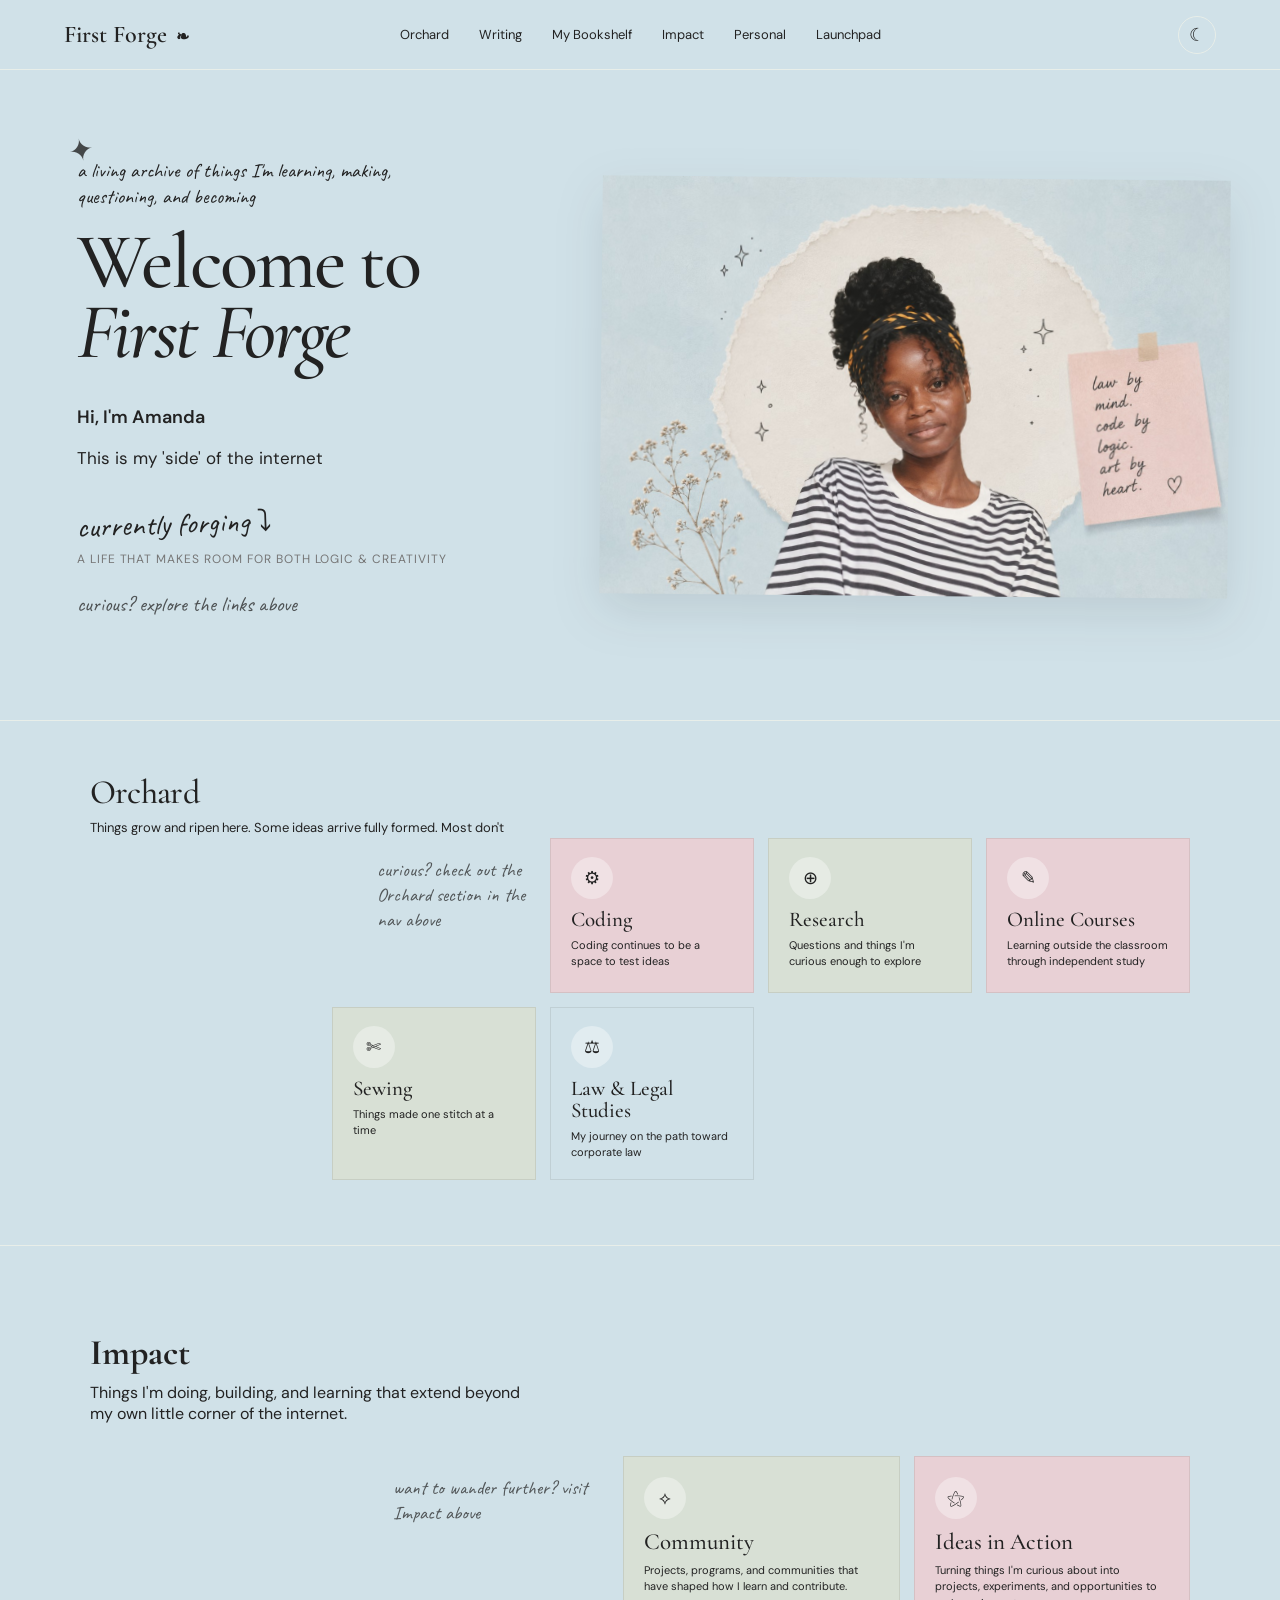
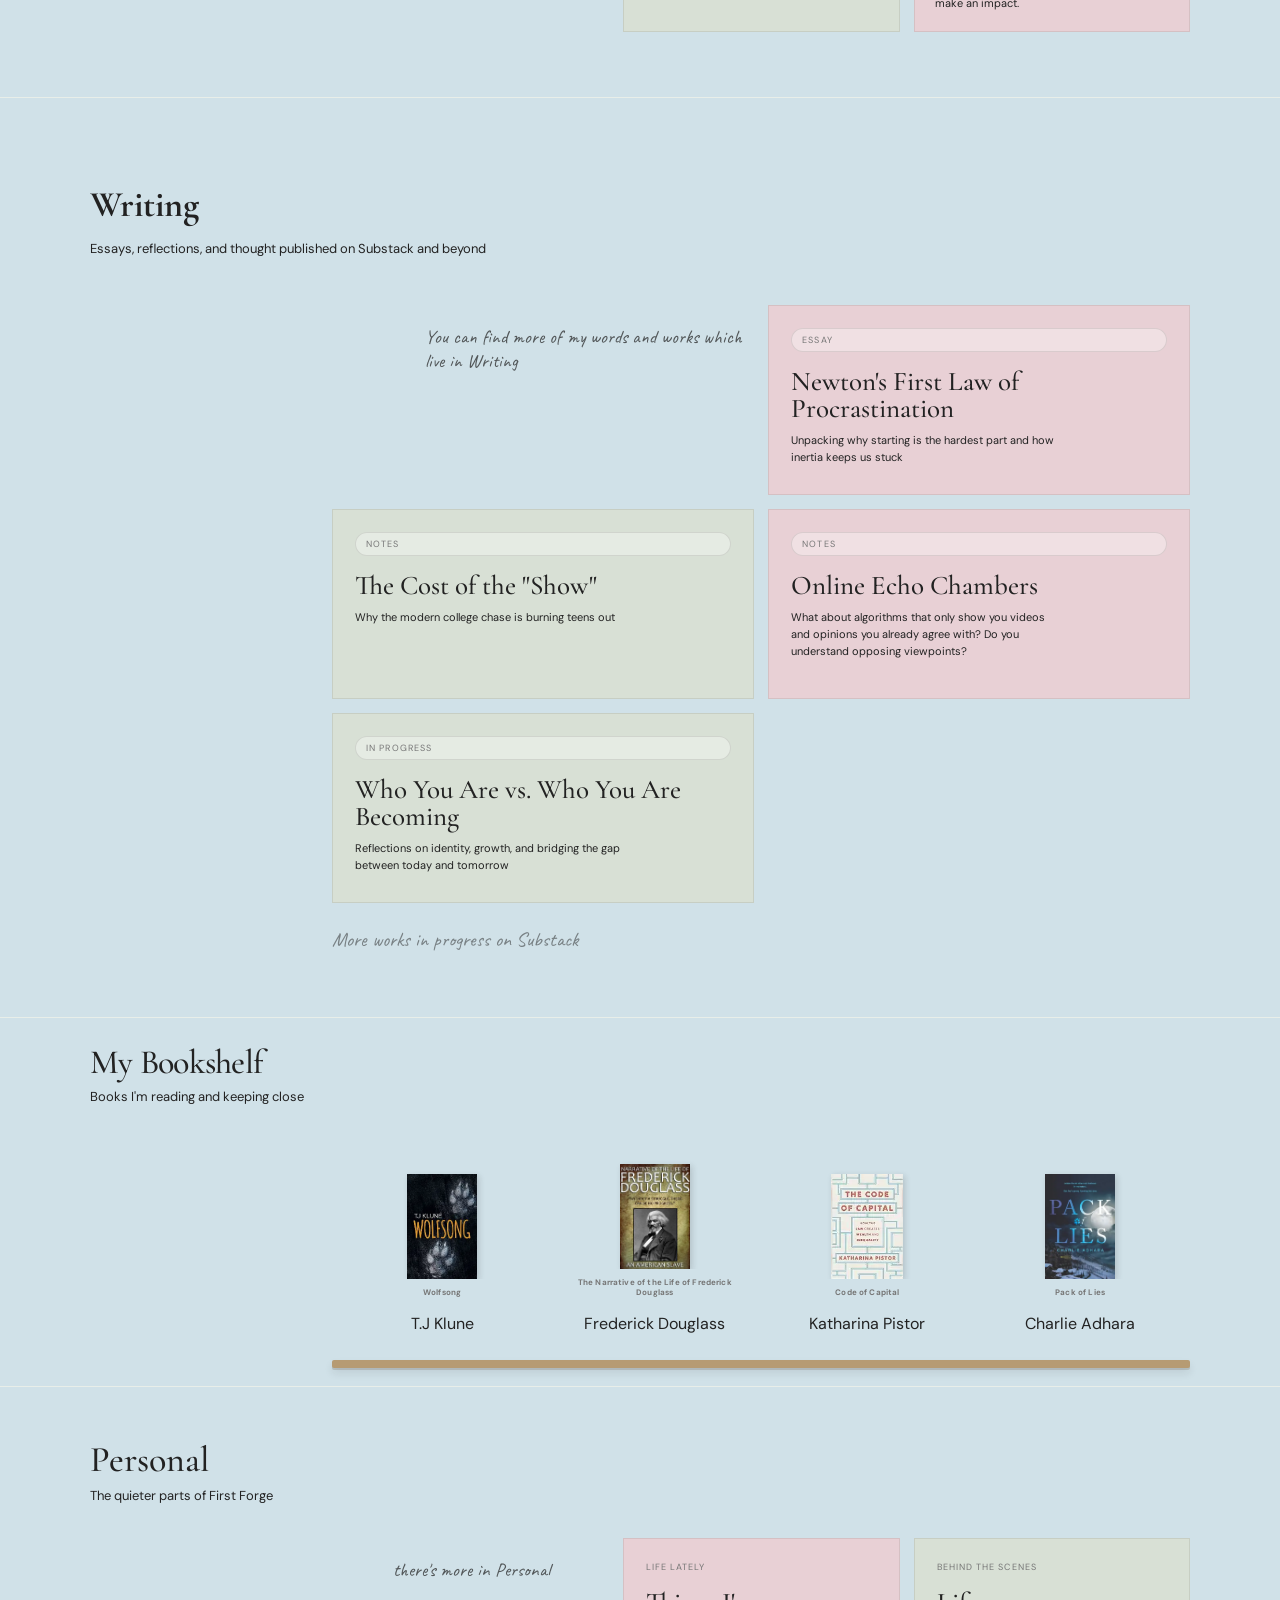
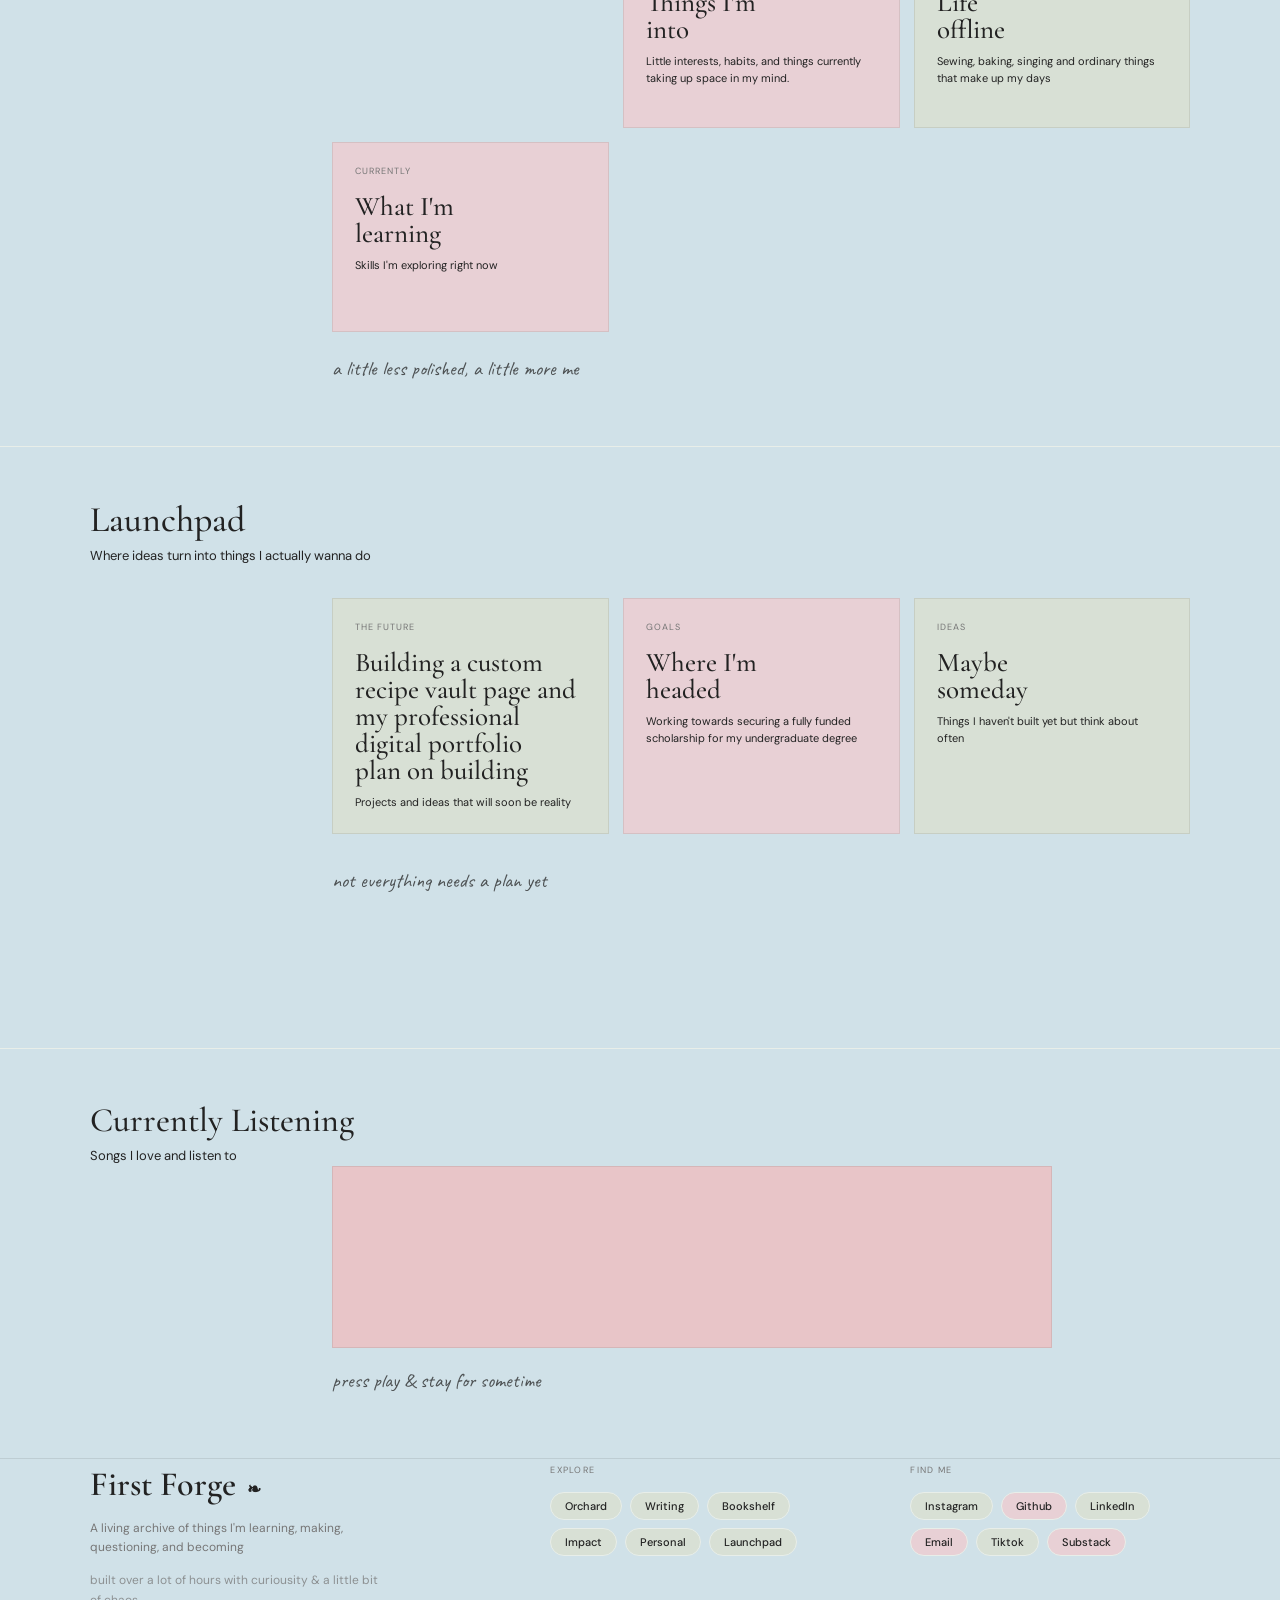
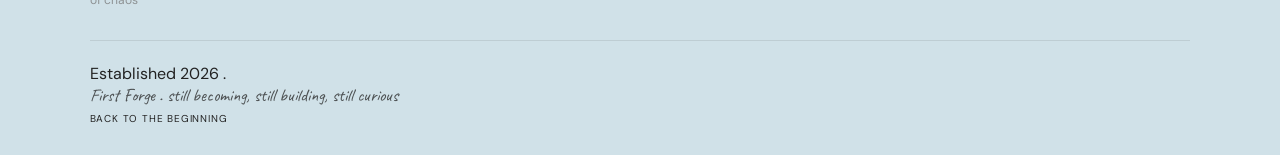
<file: index.html>
<!DOCTYPE html>
<html lang="en">
<head>
    <meta charset="UTF-8">
    <meta name="viewport" content="width=device-width, initial-scale=1.0">
    <title>First Forge - Amanda</title>
    
    <link rel="preconnect" href="https://fonts.googleapis.com">
    <link rel="preconnect"href="https://fonts.gstatic.com" crossorigin>
    <link href="https://fonts.googleapis.com/css2?family=Caveat:wght@400;500;600&family=Cormorant+Garamond:wght@400;500;600;700&family=DM+Sans:wght@400;500;600&family=Lora:ital,wght@0,400;0,500;1,400&display=swap" rel="stylesheet">
    
    <link rel="stylesheet" href="style.css">
</head>
<body class="home-page">

    <header class="site-header">
        <a href="#" class="logo" data-section="home">
            First Forge <span>❧</span>
        </a>

        <nav class="navigation">
            <a href="orchard.html">Orchard</a>
            <a href="writing.html">Writing</a>
            <a href="mybookshelf.html">My Bookshelf</a>
            <a href="impact.html">Impact</a>
            <a href="personal.html">Personal</a>
            <a href="launchpad.html">Launchpad</a>
        </nav>

        <button class="theme-toggle" id="theme-toggle" aria-label="Switch to dark mode">☾</button>
    </header>

    <main>
        <section class="hero page-section active" id="home">
           
            <div class="hero-content">
                    <span class="hero-star">✦</span>

                    <p class="hero-note">
                        a living archive of things I'm learning,
                        making, questioning, and becoming
                    </p>

                    <h1>
                        Welcome to <span>First Forge</span>
                    </h1>

                    <p class="intro">
                        Hi, I'm Amanda
                    </p>
                    

                    <p class="hero-description">
                        This is my 'side' of the internet
                    </p>

                    <p class="handwritten">currently forging ⤵ </p>  
                    <p class="forge-note"> a life that makes room for both logic &amp; creativity</p>
            
                         <p class="explore-note">
                            curious? explore the links above
                         </p>

                         </div>
                         
                         <div class="hero-visual">
                            <img 
                            src="assets/hero-image.png"
                            alt="Amanda"
                            class="hero-image">
            </div>
        </section>
        
        <section class="home-orchard">
                <div class="orchard-intro">
                    <div class="orchard-heading">
                    <h2>Orchard</h2>
        <p>Things grow and ripen here. Some ideas arrive fully formed. Most don't</p>
    </div>
    </div>

<div class="orchard-preview-grid">
<p class="section-nav-note">curious? check out the Orchard section in the nav above</p>

    <article class="orchard-preview-card card-coding">
        <div class="card-icon">⚙</div>
        <h3>Coding</h3>
        <p>Coding continues to be a space to test ideas</p>
    </article>

    <article class="orchard-preview-card card-research">
        <div class="card-icon">⊕</div>
        <h3>Research</h3>
        <p>Questions and things I'm curious enough to explore</p>
    </article>

    <article class="orchard-preview-card card-courses">
        <div class="card-icon">✎</div>
        <h3>Online Courses</h3>
        <p>
            Learning outside the classroom through independent study
        </p>
    </article>

    <article class="orchard-preview-card card-sewing">
        <div class="card-icon">✄</div>
        <h3>Sewing</h3>
        <p>Things made one stitch at a time</p>
    </article>

    <article class="orchard-preview-card card-law">
        <div class="card-icon">⚖</div>
        <h3>Law &amp; Legal Studies</h3>
        <p>My journey on the path toward corporate law</p>
    </article>
</div>
</section>

<section class="home-impact">
    <div class="impact-intro">
        <div class="impact-heading">
            <h2>Impact</h2>
            <p>
                Things I'm doing, building, and learning that
                extend beyond my own little corner of the internet.
            </p>
        </div>
    </div>

    <div class="impact-preview-grid">
        <p class="section-nav-note">want to wander further? visit Impact above</p>

        <article class="impact-preview-card">
            <div class="impact-icon">⟡</div>
            <h3>Community</h3>
            <p>
                Projects, programs, and communities that have
                shaped how I learn and contribute.
            </p>
        </article>

        <article class="impact-preview-card">
            <div class="impact-icon">⚝</div>
            <h3>Ideas in Action</h3>
            <p>
                Turning things I'm curious about into projects,
                experiments, and opportunities to make an impact.
            </p>
        </article>
    </div>
    </section>

    <section class="home-writing">
        <div class="writing-intro">
            <div class="writing-heading">
            <h2>Writing</h2>
            <p>Essays, reflections, and thought published on Substack and beyond</p>
        </div>
        </div>

        <div class="writing-preview">
            <p class="section-nav-note">
                You can find more of my words and works which live in Writing
            </p>
        <article class="writing-preview-card">
            <span class="writing-type">ESSAY</span>
            <h3>Newton's First Law of Procrastination</h3>
            <p>Unpacking why starting is the hardest part and how inertia keeps us stuck</p>
        </article>

        <article class="writing-preview-card">
            <span class="writing-type">NOTES</span>
            <h3>The Cost of the "Show"</h3>
            <p>Why the modern college chase is burning teens out</p>
        </article>

        <article class="writing-preview-card">
            <span class="writing-type">NOTES</span>
            <h3>Online Echo Chambers</h3>
            <p>What about algorithms that only show you videos and opinions you already agree with? Do you understand opposing viewpoints?</p>
        </article>

        <article class="writing-preview-card">
            <span class="writing-type">IN PROGRESS</span>
            <h3>Who You Are vs. Who You Are Becoming</h3>
            <p>Reflections on identity, growth, and bridging the gap between today and tomorrow</p>
        </article>
        </div>

    <p class="writing-note">
        More works in progress on Substack
    </p>
</section>

<section class="home-bookshelf">
    <div class="bookshelf-intro">

        <div class="bookshelf-heading">
            <h2>My Bookshelf</h2>
            <p>
                Books I'm reading and keeping close
            </p>
        </div>
    </div>

    <div class="bookshelf-display">
        <div class="bookshelf-books">
            <article class="book-card">
                <div class="book-cover">
                    <img src="assets/wolfsong.png" alt="Wolfsong by T.J Klune">
                </div>

                <div class="book-note">
                    <h3>Wolfsong</h3>
                    <p>T.J Klune</p>
                </div>
            </article>

            <article class="book-card">
                <div class="book-cover">
                    <img src="assets/the-narrative-of-frederick-douglass.png" alt="Frederick Douglass">
                </div>

                <div class="book-note">
                    <h3>The Narrative of the Life of Frederick Douglass</h3>
                    <p>Frederick Douglass</p>
                </div>
            </article>

            <article class="book-card">
                <div class="book-cover">
                    <img src="assets/code-of-capital.png" alt="code of capital">
                </div>

                <div class="book-note">
                    <h3>Code of Capital</h3>
                    <p>Katharina Pistor</p>
                </div>
            </article>

            <article class="book-card">
                <div class="book-cover">
                    <img src="assets/pack-of-lies.png" alt="Pack of lies">
                </div>

                <div class="book-note">
                    <h3>Pack of Lies</h3>
                    <p>Charlie Adhara</p>
                </div>
            </article>
        </div>
    </div>
</section>

<section class="home-personal">
    <div class="personal-intro">

        <div class="personal-heading">
            <h2>Personal</h2>
            <p>
                The quieter parts of First Forge
            </p>
        </div>
    </div>

    <div class="personal-preview">
        <p class="section-nav-note">
            there's more in Personal
        </p>
        <article class="personal-preview-card">
            <span class="personal-label">LIFE LATELY</span>
            <h3>Things I'm<br>into</h3>

            <p>Little interests, habits, and things currently taking
                up space in my mind.
            </p>
        </article>

        <article class="personal-preview-card">
            <span class="personal-label">BEHIND THE SCENES</span>
            <h3>Life<br>offline</h3>

            <p>
                Sewing, baking, singing and ordinary things that make up my days
            </p>
        </article>

        <article class="personal-preview-card">
            <span class="personal-label">CURRENTLY</span>
            <h3>What I'm<br>learning</h3>

            <p>Skills I'm exploring right now</p>
        </article>

        </div>
        <p class="personal-note">
            a little less polished, a little more me
        </p>
    </section>

<section class="home-launchpad">
    <div class="launchpad-intro">
        <div class="launchpad-heading">
            <h2>Launchpad</h2>
            <p>
                Where ideas turn into things I actually wanna do
            </p>
        </div>
    </div>

    <div class="launchpad-preview">
        <article class="launchpad-preview-card">
            <span class="launchpad-label">THE FUTURE</span>
            <h3>Building a custom recipe vault page and my professional digital portfolio<br>plan on building</h3>

            <p>Projects and ideas that will soon be reality
            </p>
        </article>

        <article class="launchpad-preview-card">
            <span class="launchpad-label">GOALS</span>
            <h3>Where I'm<br>headed</h3>
            <p>
                Working towards securing a fully funded scholarship for my undergraduate degree
            </p>
        </article>

        <article class="launchpad-preview-card">
            <span class="launchpad-label">IDEAS</span>
            <h3>Maybe<br>someday</h3>
            <p>Things I haven't built yet but think about often</p>
        </article>

        </div>
        <p class="launchpad-note">
            not everything needs a plan yet
        </p>
    </section>

    <section class="home-listening">
       <div class="listening-heading">
        <h2>Currently Listening</h2>
        <p>Songs I love and listen to</p>
       </div>

        <div class="spotify-player">
            <iframe src="https://open.spotify.com/embed/playlist/53hR78uEsa4N02iKjERdUa?utm_source=generator&si=5cdb3fdf7288445a" width="100%" height="152" frameBorder="0" allowfullscreen="" allow="autoplay; clipboard-write; encrypted-media; fullscreen; picture-in-picture" loading="lazy"></iframe>
        </div>

        <p class="listening-note">
            press play &amp; stay for sometime
        </p>
    </section>
</main>

    <footer class="site-footer">
        <div class="footer-main">
            <div class="footer-brand">
                <a href="#" class="footer-logo" data-section="home">
                    First Forge <span>❧</span>
                </a>

                <p>A living archive of things I'm learning, making, questioning, 
                    and becoming
                </p>

                <p class="footer-handwritten">
                built over a lot of hours with curiousity &amp; a little bit of chaos
            </p>
            </div>

            <div class="footer-links">
                <div class="footer-column">
                    <span class="footer-label">EXPLORE</span>
        
            <nav class="footer-navigation"> 
                <a href="orchard.html">Orchard</a> 
                <a href="writing.html">Writing</a> 
                <a href="mybookshelf.html">Bookshelf</a> 
                <a href="impact.html">Impact</a> 
                <a href="personal.html">Personal</a>
                <a href="launchpad.html">Launchpad</a> 
            </nav>
        </div>
        <div class="footer-column">
            <span class="footer-label">FIND ME</span>
            <nav class="footer-socials">
                <a href="https://www.instagram.com/amy74012?igsi=dDlhajNseTZkb3Fk" target="_blank" rel="noopener noreferrer">Instagram</a>
                <a href="https://github.com/Amanda101322" target="_blank" rel="noopener noreferrer">Github</a>
                <a href="https://www.linkedin.com/in/amanda-edet-337329401/" target="_blank" rel="noopener noreferrer">LinkedIn</a>
                <a href="mailto:edetamanda841@gmail.com" target="_blank" rel="noopener noreferrer">Email</a>
                <a href="https://www.tiktok.com/@cutie._.amy3?_r=1&_t=ZS-9896tM3rSbd" target="_blank" rel="noopener noreferrer">Tiktok</a>
                <a href="https://substack.com/@thewanderingmind964464" target="_blank" rel="noopener noreferrer">Substack</a>
            </nav>
        </div>
        </div>
        </div>

        <div class="footer-bottom">
            <div class="footer-established">
                <span>Established 2026</span>
                <span>.</span>
            <p>First Forge . still becoming, still building, still curious</p>

            <a href="#" class="footer-top" data-section="home">Back to the beginning</a>
        </div>
    </footer>
                  
    <script src="script.js"></script>

</body>
</html>
</file>
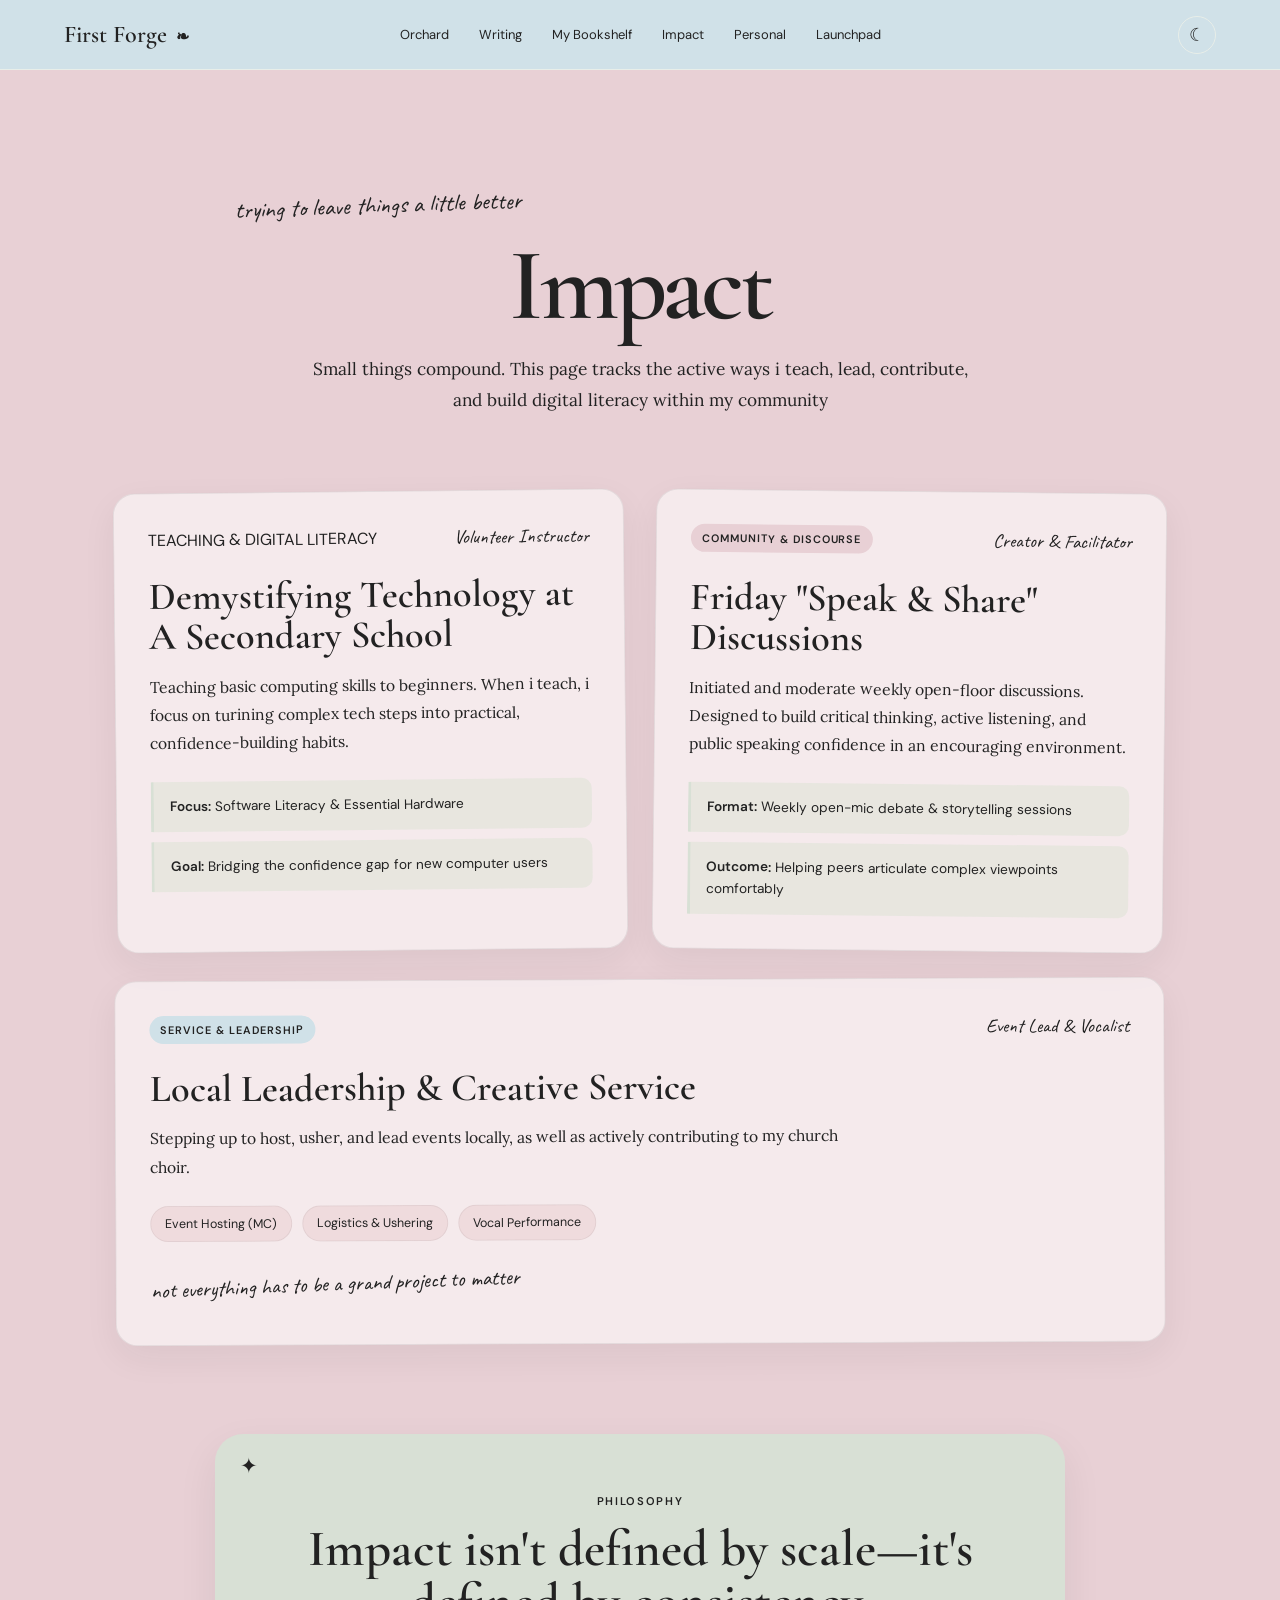
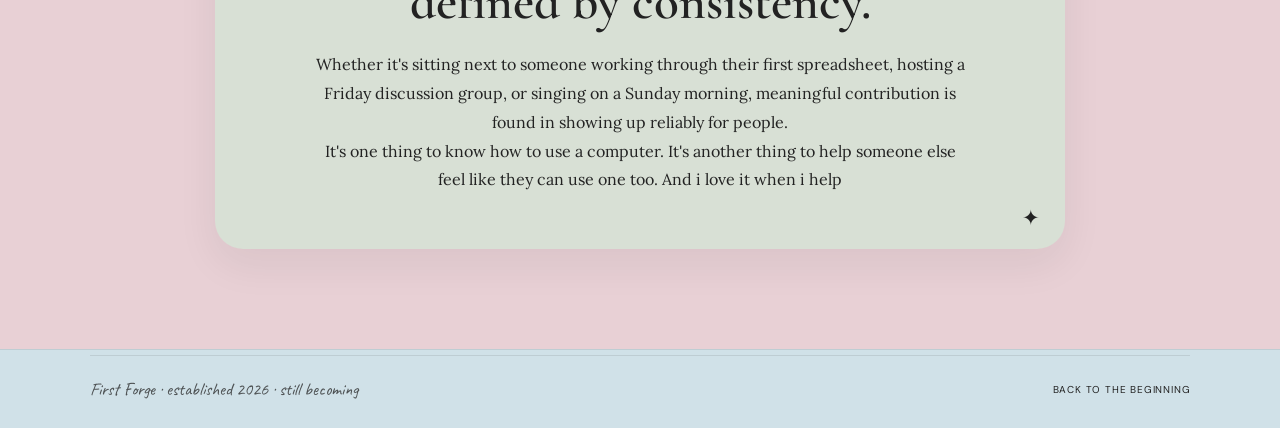
<file: impact.html>
<!DOCTYPE html>
<html lang="en">
<head>

    <meta charset="UTF-8">
    <meta name="viewport" content="width=device-width, initial-scale=1.0">
    <title>Impact — First Forge</title>
    <link rel="preconnect" href="https://fonts.googleapis.com">
    <link rel="preconnect" href="https://fonts.gstatic.com" crossorigin>
    <link
        href="https://fonts.googleapis.com/css2?family=Caveat:wght@400;500;600&family=Cormorant+Garamond:wght@400;500;600;700&family=DM+Sans:wght@400;500;600&family=Lora:ital,wght@0,400;0,500;1,400&display=swap"
        rel="stylesheet"
 >
    <link rel="stylesheet" href="style.css">

</head>
<body class="impact-page">
<header class="site-header">
    <a href="index.html" class="logo">
        First Forge <span>❧</span>
    </a>

    <nav class="navigation">
        <a href="orchard.html">Orchard</a>
        <a href="writing.html">Writing</a>
        <a href="mybookshelf.html">My Bookshelf</a>
        <a href="impact.html">Impact</a>
        <a href="personal.html">Personal</a>
        <a href="launchpad.html">Launchpad</a>
    </nav>
    <button class="theme-toggle" id="theme-toggle" aria-label="Switch to dark mode">☾</button>
</header>

<main class="inner-page">
    <section class="page-hero">
        <p class="handwritten">
            trying to leave things a little better
        </p>
        <h1>
            Impact
        </h1>
        <p class="page-intro">
            Small things compound. This page tracks the active ways i teach, lead, contribute, and build digital literacy within my community
        </p>
    </section>

    <section class="impact-story">
        <article class="impact-card">
            <div class="card-header">
            <span>
                TEACHING &amp; DIGITAL LITERACY</span>
                <span class="impact-role">Volunteer Instructor</span>
            </div>
            <h2>
                Demystifying Technology at A Secondary School
            </h2>
            <p>
                Teaching basic computing skills to beginners. When i teach, i focus on turining complex tech steps into practical, confidence-building habits.
            </p>
            <div class="impact-highlights">
                <div class="highlight-item">
                    <strong>Focus:</strong> Software Literacy &amp; Essential Hardware
                </div>
                <div class="highlight-item">
                    <strong>Goal:</strong> Bridging the confidence gap for new computer users
                </div>
            </div>
        </article>

        <article class="impact-card">
            <div class="card-header">
                <span class="impact-tag">COMMUNITY &amp; DISCOURSE</span>
                <span class="impact-role">Creator &amp; Facilitator</span>
            </div>
            <h2>Friday "Speak &amp; Share" Discussions</h2>
            <p>
                Initiated and moderate weekly open-floor discussions. Designed to build critical thinking,
                active listening, and public speaking confidence in an encouraging environment.
            </p>
            <div class="impact-highlights">
                <div class="highlight-item">
                    <strong>Format:</strong> Weekly open-mic debate &amp; storytelling sessions
                </div>
                <div class="highlight-item">
                    <strong>Outcome:</strong> Helping peers articulate complex viewpoints comfortably
                </div>
            </div>
        </article>

        <article class="impact-card">
            <div class="card-header">
                <span class="impact-tag">SERVICE &amp; LEADERSHIP</span>
                <span class="impact-role">Event Lead &amp; Vocalist</span>
            </div>

            <h2>Local Leadership &amp; Creative Service</h2>

            <p>
                Stepping up to host, usher, and lead events locally, as well as actively contributing to my church choir.
            </p>

            <div class="impact-tags-list">
                <span>Event Hosting (MC)</span>
                <span>Logistics &amp; Ushering</span>
                <span>Vocal Performance</span>
            </div>

            <p class="handwritten">not everything has to be a grand project to matter</p>
        </article>
    </section>

    <section class="impact-note">
        <span class="note-label">PHILOSOPHY</span>
        <h2>Impact isn't defined by scale—it's defined by consistency.</h2>
        <p>
            Whether it's sitting next to someone working through their first spreadsheet, hosting a Friday discussion group, or singing on a Sunday morning, meaningful contribution is found in showing up reliably for people.
        </p>
            <p>
                It's one thing to know how to use a computer.
                It's another thing to help someone else feel like
                they can use one too. And i love it when i help
            </p>
    </section>
</main>
<footer class="site-footer">
    <div class="footer-bottom">
        <p>
            First Forge · established 2026 · still becoming
        </p>
        <a href="#" class="footer-top">
            Back to the beginning
        </a>
    </div>
</footer>

<script src="script.js"></script>

</body>
</html>
</file>
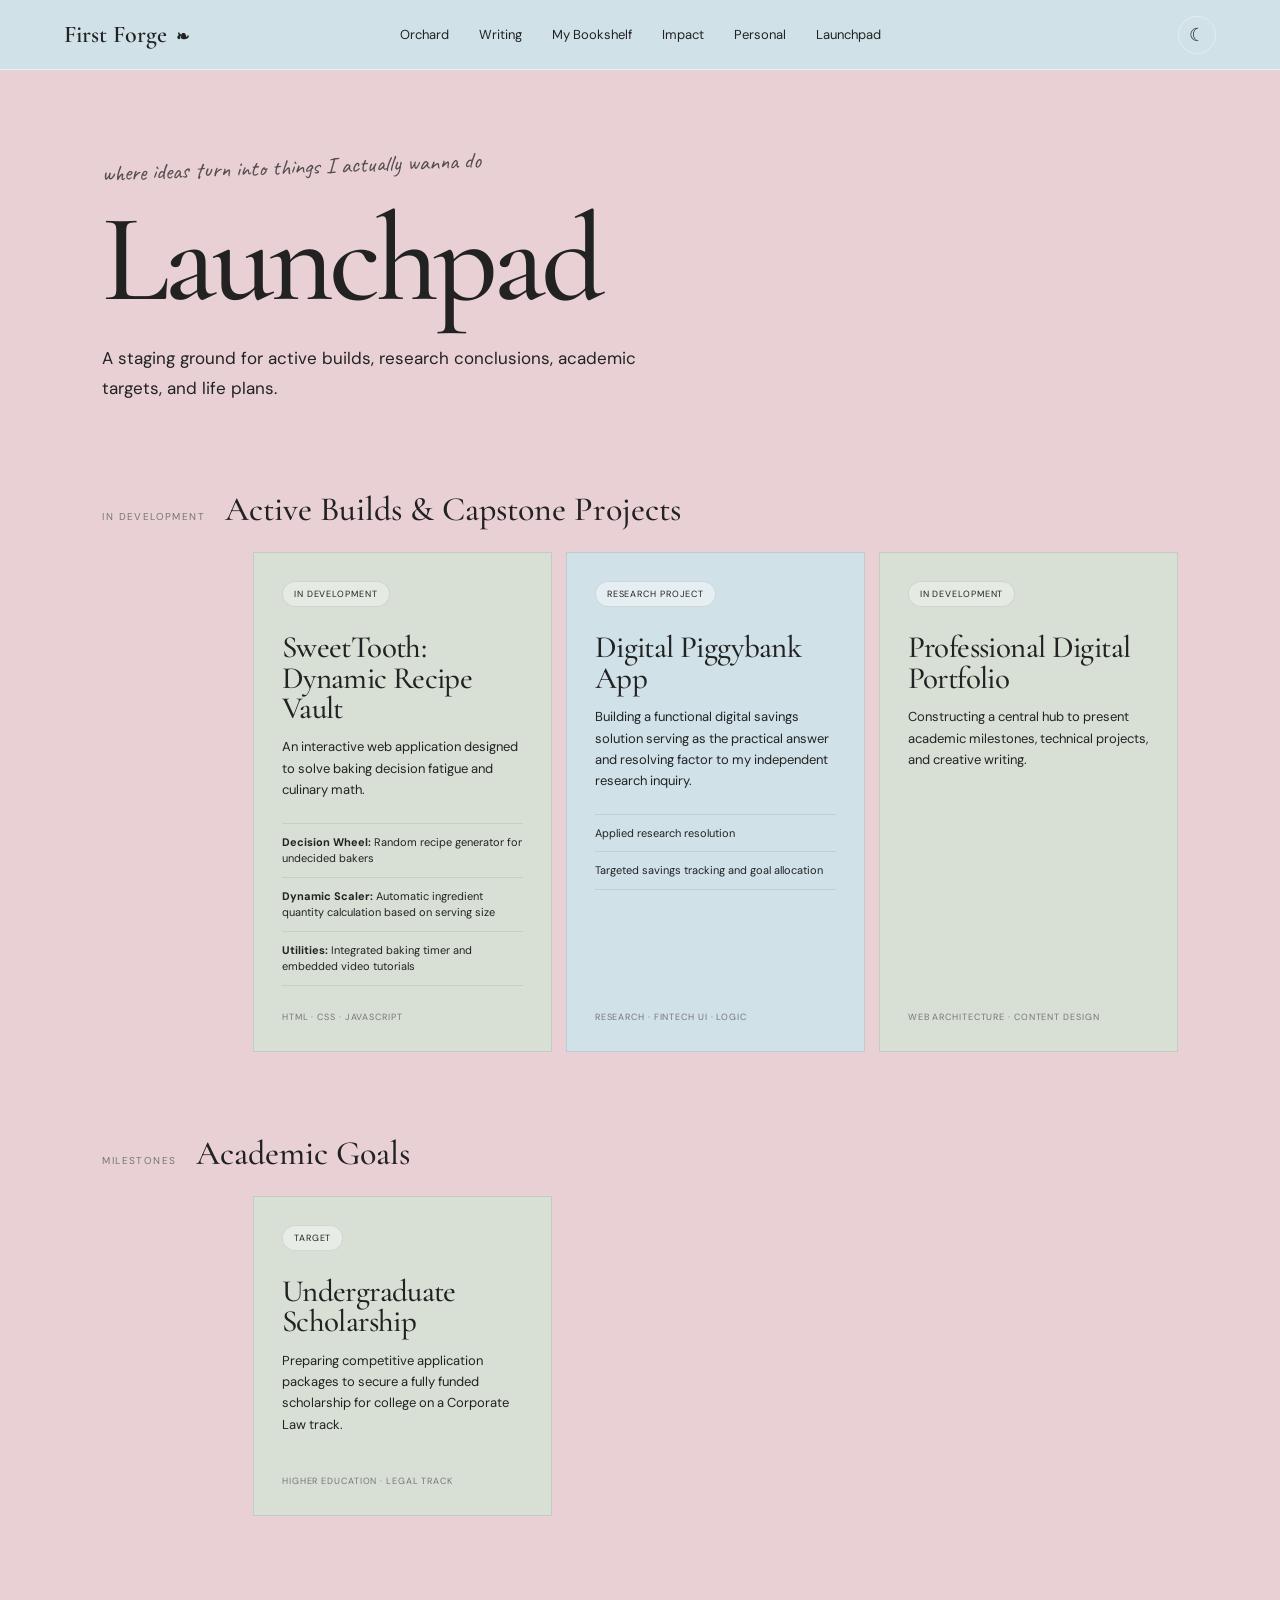
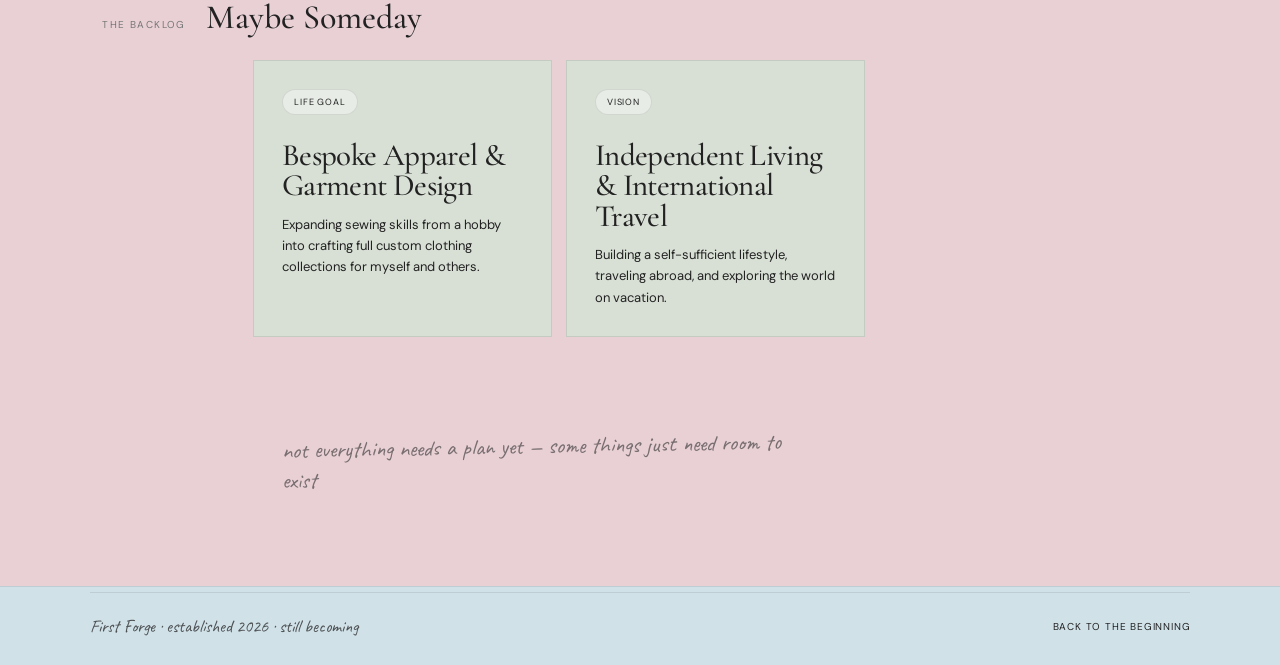
<file: launchpad.html>
<!DOCTYPE html>
<html lang="en">
<head>
    <meta charset="UTF-8">
    <meta name="viewport" content="width=device-width, initial-scale=1.0">
    <title>Launchpad — First Forge</title>
    <link rel="preconnect" href="https://fonts.googleapis.com">
    <link rel="preconnect" href="https://fonts.gstatic.com" crossorigin>
    <link href="https://fonts.googleapis.com/css2?family=Caveat:wght@400;500;600&family=Cormorant+Garamond:wght@400;500;600;700&family=DM+Sans:wght@400;500;600&family=Lora:ital,wght@0,400;0,500;1,400&display=swap" rel="stylesheet">
    <link rel="stylesheet" href="style.css">
</head>
<body class="launchpad-page">

<header class="site-header">
    <a href="index.html" class="logo">
        First Forge <span>❧</span>
    </a>

    <nav class="navigation">
        <a href="orchard.html">Orchard</a>
        <a href="writing.html">Writing</a>
        <a href="mybookshelf.html">My Bookshelf</a>
        <a href="impact.html">Impact</a>
        <a href="personal.html">Personal</a>
        <a href="launchpad.html" class="active">Launchpad</a>
    </nav>

    <button class="theme-toggle" id="theme-toggle" aria-label="Switch to dark mode">☾</button>
</header>

<main class="inner-page">

    <section class="page-hero">
        <p class="handwritten">where ideas turn into things I actually wanna do</p>
        <h1>Launchpad</h1>
        <p class="page-intro">
            A staging ground for active builds, research conclusions, academic targets, and life plans.
        </p>
    </section>

    <section class="launchpad-group">
        <div class="group-header">
            <span class="group-tag">IN DEVELOPMENT</span>
            <h2>Active Builds &amp; Capstone Projects</h2>
        </div>

        <div class="launchpad-cards">

            <article class="launchpad-card">
                <div class="card-status active-build">In Development</div>
                <h3>SweetTooth: Dynamic Recipe Vault</h3>
                <p>An interactive web application designed to solve baking decision fatigue and culinary math.</p>
                
                <ul class="feature-list">
                    <li><strong>Decision Wheel:</strong> Random recipe generator for undecided bakers</li>
                    <li><strong>Dynamic Scaler:</strong> Automatic ingredient quantity calculation based on serving size</li>
                    <li><strong>Utilities:</strong> Integrated baking timer and embedded video tutorials</li>
                </ul>

                <div class="card-tech">HTML · CSS · JavaScript</div>
            </article>

            <article class="launchpad-card">
                <div class="card-status research-capstone">Research Project</div>
                <h3>Digital Piggybank App</h3>
                <p>Building a functional digital savings solution serving as the practical answer and resolving factor to my independent research inquiry.</p>

                <ul class="feature-list">
                    <li>Applied research resolution</li>
                    <li>Targeted savings tracking and goal allocation</li>
                </ul>

                <div class="card-tech">Research · FinTech UI · Logic</div>
            </article>

            <article class="launchpad-card">
                <div class="card-status active-build">In Development</div>
                <h3>Professional Digital Portfolio</h3>
                <p>Constructing a central hub to present academic milestones, technical projects, and creative writing.</p>

                <div class="card-tech">Web Architecture · Content Design</div>
            </article>

        </div>
    </section>

    <section class="launchpad-group">
        <div class="group-header">
            <span class="group-tag">MILESTONES</span>
            <h2>Academic Goals</h2>
        </div>

        <div class="launchpad-cards">
            <article class="launchpad-card">
                <div class="card-status target">Target</div>
                <h3>Undergraduate Scholarship</h3>
                <p>Preparing competitive application packages to secure a fully funded scholarship for college on a Corporate Law track.</p>
                
                <div class="card-tech">Higher Education · Legal Track</div>
            </article>
        </div>
    </section>

    <section class="launchpad-group">
        <div class="group-header">
            <span class="group-tag">THE BACKLOG</span>
            <h2>Maybe Someday</h2>
        </div>

        <div class="launchpad-cards">

            <article class="launchpad-card concept">
                <div class="card-status idea">Life Goal</div>
                <h3>Bespoke Apparel &amp; Garment Design</h3>
                <p>Expanding sewing skills from a hobby into crafting full custom clothing collections for myself and others.</p>
            </article>

            <article class="launchpad-card concept">
                <div class="card-status idea">Vision</div>
                <h3>Independent Living &amp; International Travel</h3>
                <p>Building a self-sufficient lifestyle, traveling abroad, and exploring the world on vacation.</p>
            </article>

        </div>
    </section>

    <section class="launchpad-note">
        <p class="handwritten">not everything needs a plan yet — some things just need room to exist</p>
    </section>

</main>

<footer class="site-footer">
    <div class="footer-bottom">
        <p>First Forge · established 2026 · still becoming</p>
        <a href="#" class="footer-top">Back to the beginning</a>
    </div>
</footer>

<script src="script.js"></script>
</body>
</html>
</file>
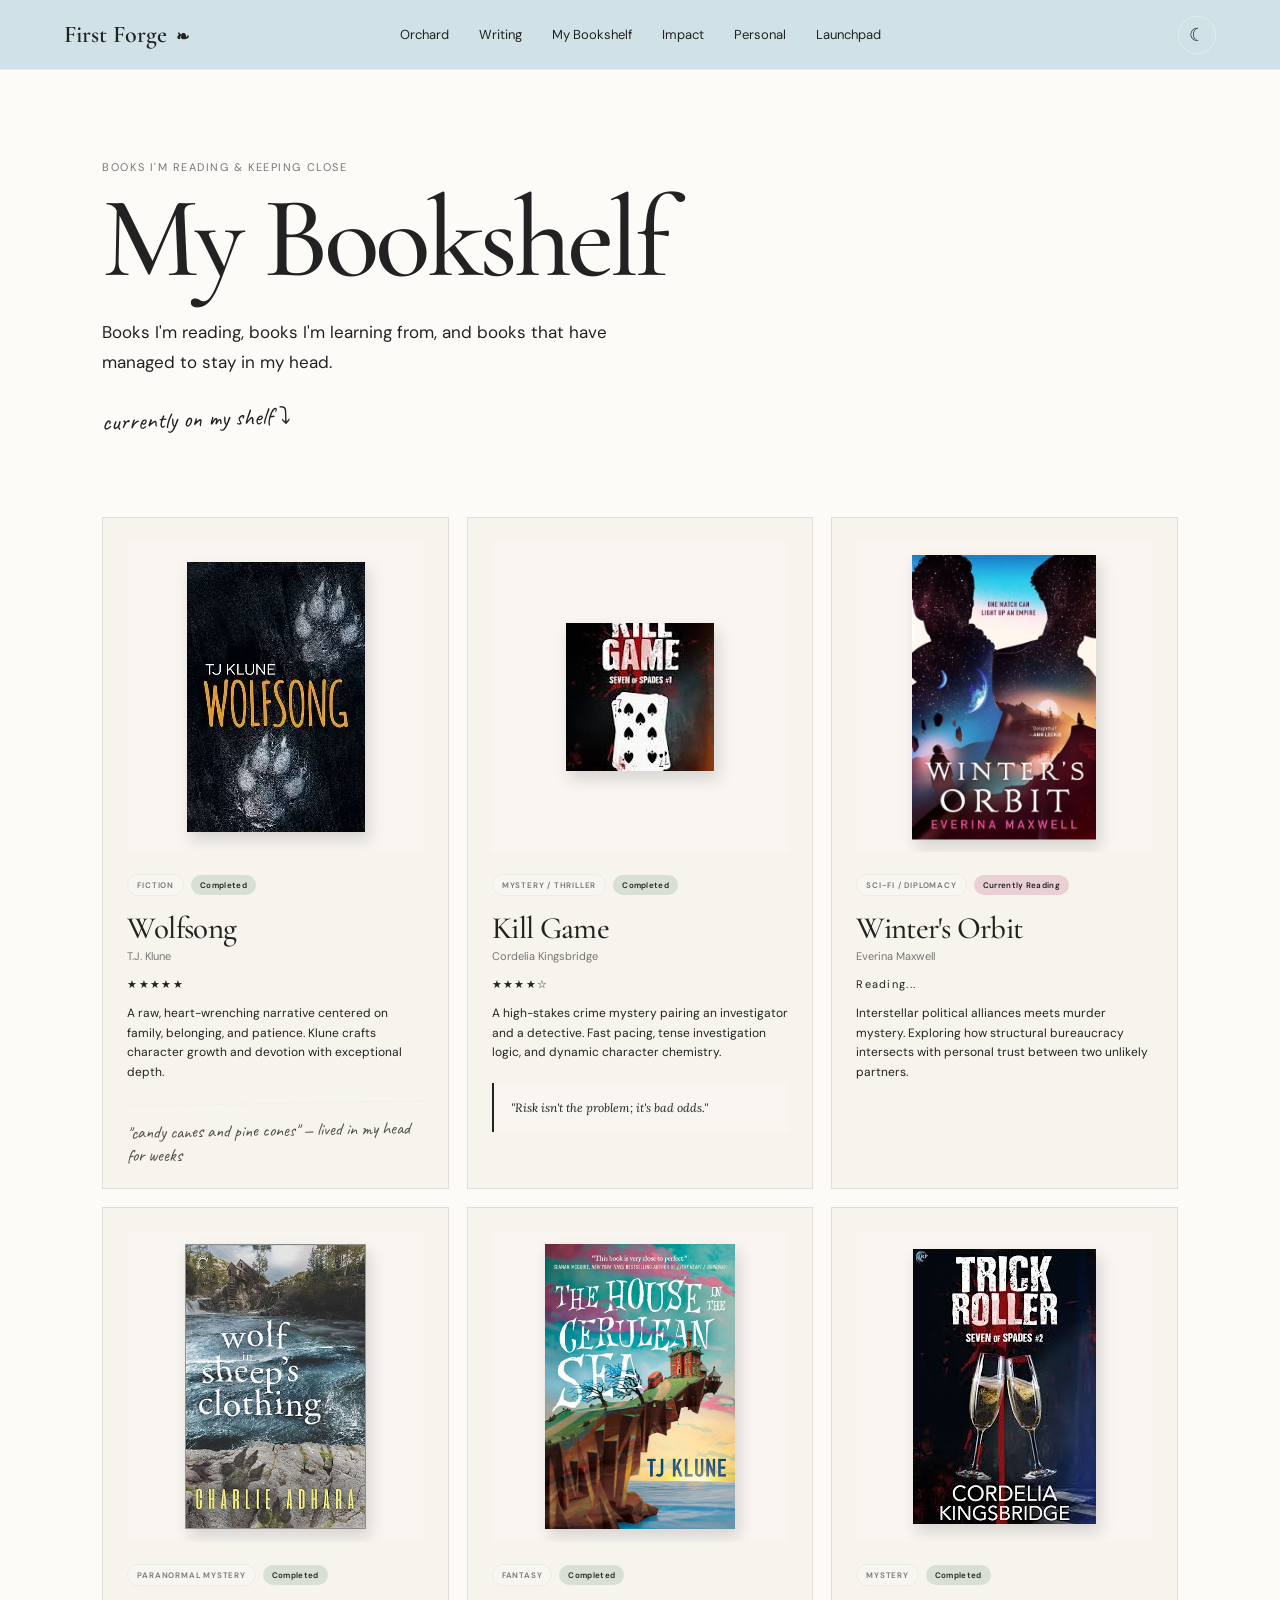
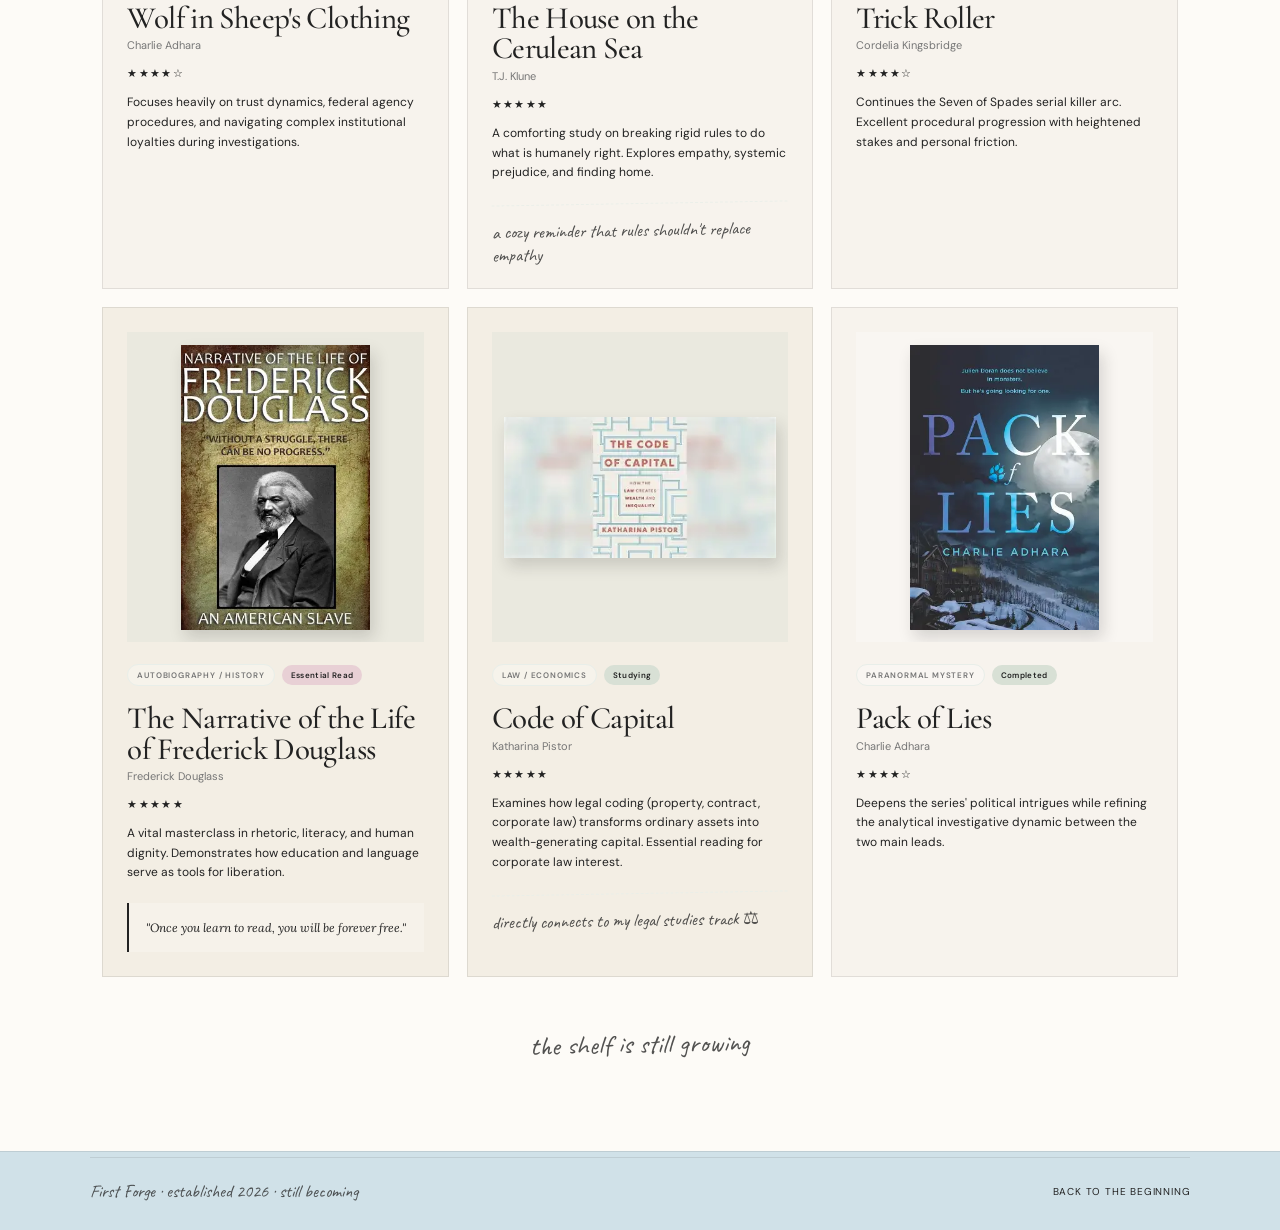
<file: mybookshelf.html>
<!DOCTYPE html>
<html lang="en">
<head>
    <meta charset="UTF-8">
    <meta name="viewport" content="width=device-width, initial-scale=1.0">
    <title>My Bookshelf — First Forge</title>
    <link rel="preconnect" href="https://fonts.googleapis.com">
    <link rel="preconnect" href="https://fonts.gstatic.com" crossorigin>
    <link href="https://fonts.googleapis.com/css2?family=Caveat:wght@400;500;600&family=Cormorant+Garamond:wght@400;500;600;700&family=DM+Sans:wght@400;500;600&family=Lora:ital,wght@0,400;0,500;1,400&display=swap" rel="stylesheet">
    <link rel="stylesheet" href="style.css">
</head>
<body class="bookshelf-page">

<header class="site-header">
    <a href="index.html" class="logo">
        First Forge <span>❧</span>
    </a>

    <nav class="navigation">
        <a href="orchard.html">Orchard</a>
        <a href="writing.html">Writing</a>
        <a href="mybookshelf.html">My Bookshelf</a>
        <a href="impact.html">Impact</a>
        <a href="personal.html">Personal</a>
        <a href="launchpad.html">Launchpad</a>
    </nav>

    <button class="theme-toggle" id="theme-toggle"
        aria-label="Switch to dark mode">☾</button>

</header>

<main class="full-page">
    <section class="page-hero">
        <p class="page-kicker">books I'm reading &amp; keeping close</p>
        <h1>My Bookshelf</h1>
        <p class="page-intro">
            Books I'm reading, books I'm learning from,
            and books that have managed to stay in my head.
        </p>
        <p class="handwritten">
            currently on my shelf ⤵
        </p>
    </section>

    <section class="bookshelf-full-grid">
        <article class="full-book-card">
            <div class="full-book-cover">
                <img src="assets/wolfsong.png" alt="Wolfsong by T.J. Klune">
            </div>
            <div class="full-book-info">
                <div class="card-meta">
                    <span class="genre-tag">FICTION</span>
                    <span class="status-badge read">Completed</span>
                </div>
                <h2>Wolfsong</h2>
                <p class="author">T.J. Klune</p>
                <div class="rating">★★★★★</div>
                <p class="book-summary">
                    A raw, heart-wrenching narrative centered on family, belonging, and patience. Klune crafts character growth and devotion with exceptional depth.
                </p>
                <p class="handwritten-note">"candy canes and pine cones" — lived in my head for weeks</p>
            </div>
        </article>

        <article class="full-book-card">
            <div class="full-book-cover">
                <img src="assets/kill-game-book-cover.jpg" alt="Kill Game by Cordelia Kingsbridge">
            </div>
            <div class="full-book-info">
                <div class="card-meta">
                    <span class="genre-tag">MYSTERY / THRILLER</span>
                    <span class="status-badge read">Completed</span>
                </div>
                <h2>Kill Game</h2>
                <p class="author">Cordelia Kingsbridge</p>
                <div class="rating">★★★★☆</div>
                <p class="book-summary">
                    A high-stakes crime mystery pairing an investigator and a detective. Fast pacing, tense investigation logic, and dynamic character chemistry.
                </p>
                <blockquote class="book-quote">"Risk isn't the problem; it's bad odds."</blockquote>
            </div>
        </article>

        <article class="full-book-card">
            <div class="full-book-cover">
                <img src="assets/winter-orbit.jpg" alt="Winter's Orbit by Everina Maxwell">
            </div>
            <div class="full-book-info">
                <div class="card-meta">
                    <span class="genre-tag">SCI-FI / DIPLOMACY</span>
                    <span class="status-badge reading">Currently Reading</span>
                </div>
                <h2>Winter's Orbit</h2>
                <p class="author">Everina Maxwell</p>
                <div class="rating">Reading...</div>
                <p class="book-summary">
                    Interstellar political alliances meets murder mystery. Exploring how structural bureaucracy intersects with personal trust between two unlikely partners.
                </p>
            </div>
        </article>

        <article class="full-book-card">
            <div class="full-book-cover">
                <img src="assets/wolf-in-sheep-clothing.jpg" alt="Wolf in Sheep's Clothing by Charlie Adhara">
            </div>
            <div class="full-book-info">
                <div class="card-meta">
                    <span class="genre-tag">PARANORMAL MYSTERY</span>
                    <span class="status-badge read">Completed</span>
                </div>
                <h2>Wolf in Sheep's Clothing</h2>
                <p class="author">Charlie Adhara</p>
                <div class="rating">★★★★☆</div>
                <p class="book-summary">
                    Focuses heavily on trust dynamics, federal agency procedures, and navigating complex institutional loyalties during investigations.
                </p>
            </div>
        </article>

        <article class="full-book-card">
            <div class="full-book-cover">
                <img src="assets/the-house-on-the-cerulean-sea.jpg" alt="The House on the Cerulean Sea by T.J. Klune">
            </div>
            <div class="full-book-info">
                <div class="card-meta">
                    <span class="genre-tag">FANTASY</span>
                    <span class="status-badge read">Completed</span>
                </div>
                <h2>The House on the Cerulean Sea</h2>
                <p class="author">T.J. Klune</p>
                <div class="rating">★★★★★</div>
                <p class="book-summary">
                    A comforting study on breaking rigid rules to do what is humanely right. Explores empathy, systemic prejudice, and finding home.
                </p>
                <p class="handwritten-note">a cozy reminder that rules shouldn't replace empathy</p>
            </div>
        </article>

        <article class="full-book-card">
            <div class="full-book-cover">
                <img src="assets/trick-roller-book-cover.jpg" alt="Trick Roller by Cordelia Kingsbridge">
            </div>
            <div class="full-book-info">
                <div class="card-meta">
                    <span class="genre-tag">MYSTERY</span>
                    <span class="status-badge read">Completed</span>
                </div>
                <h2>Trick Roller</h2>
                <p class="author">Cordelia Kingsbridge</p>
                <div class="rating">★★★★☆</div>
                <p class="book-summary">
                    Continues the Seven of Spades serial killer arc. Excellent procedural progression with heightened stakes and personal friction.
                </p>
            </div>
        </article>

        <article class="full-book-card highlight-card">
            <div class="full-book-cover">
                <img src="assets/the-narrative-of-frederick-douglass.png" alt="The Narrative of the Life of Frederick Douglass">
            </div>
            <div class="full-book-info">
                <div class="card-meta">
                    <span class="genre-tag">AUTOBIOGRAPHY / HISTORY</span>
                    <span class="status-badge essential">Essential Read</span>
                </div>
                <h2>The Narrative of the Life of Frederick Douglass</h2>
                <p class="author">Frederick Douglass</p>
                <div class="rating">★★★★★</div>
                <p class="book-summary">
                    A vital masterclass in rhetoric, literacy, and human dignity. Demonstrates how education and language serve as tools for liberation.
                </p>
                <blockquote class="book-quote">"Once you learn to read, you will be forever free."</blockquote>
            </div>
        </article>

        <article class="full-book-card highlight-card">
            <div class="full-book-cover">
                <img src="assets/code-of-capital.png" alt="The Code of Capital by Katharina Pistor">
            </div>
            <div class="full-book-info">
                <div class="card-meta">
                    <span class="genre-tag">LAW / ECONOMICS</span>
                    <span class="status-badge studying">Studying</span>
                </div>
                <h2>Code of Capital</h2>
                <p class="author">Katharina Pistor</p>
                <div class="rating">★★★★★</div>
                <p class="book-summary">
                    Examines how legal coding (property, contract, corporate law) transforms ordinary assets into wealth-generating capital. Essential reading for corporate law interest.
                </p>
                <p class="handwritten-note">directly connects to my legal studies track ⚖</p>
            </div>
        </article>

        <article class="full-book-card">
            <div class="full-book-cover">
                <img src="assets/pack-of-lies.png" alt="Pack of Lies by Charlie Adhara">
            </div>
            <div class="full-book-info">
                <div class="card-meta">
                    <span class="genre-tag">PARANORMAL MYSTERY</span>
                    <span class="status-badge read">Completed</span>
                </div>
                <h2>Pack of Lies</h2>
                <p class="author">Charlie Adhara</p>
                <div class="rating">★★★★☆</div>
                <p class="book-summary">
                    Deepens the series' political intrigues while refining the analytical investigative dynamic between the two main leads.
                </p>
            </div>
        </article>
    </section>

    <p class="page-closing-note">
        the shelf is still growing
    </p>
</main>
<footer class="site-footer">
    <div class="footer-bottom">
        <p>
            First Forge · established 2026 · still becoming
        </p>
        <a href="#" class="footer-top">
            Back to the beginning
        </a>
    </div>
</footer>

<script src="script.js"></script>

</body>
</html>
</file>
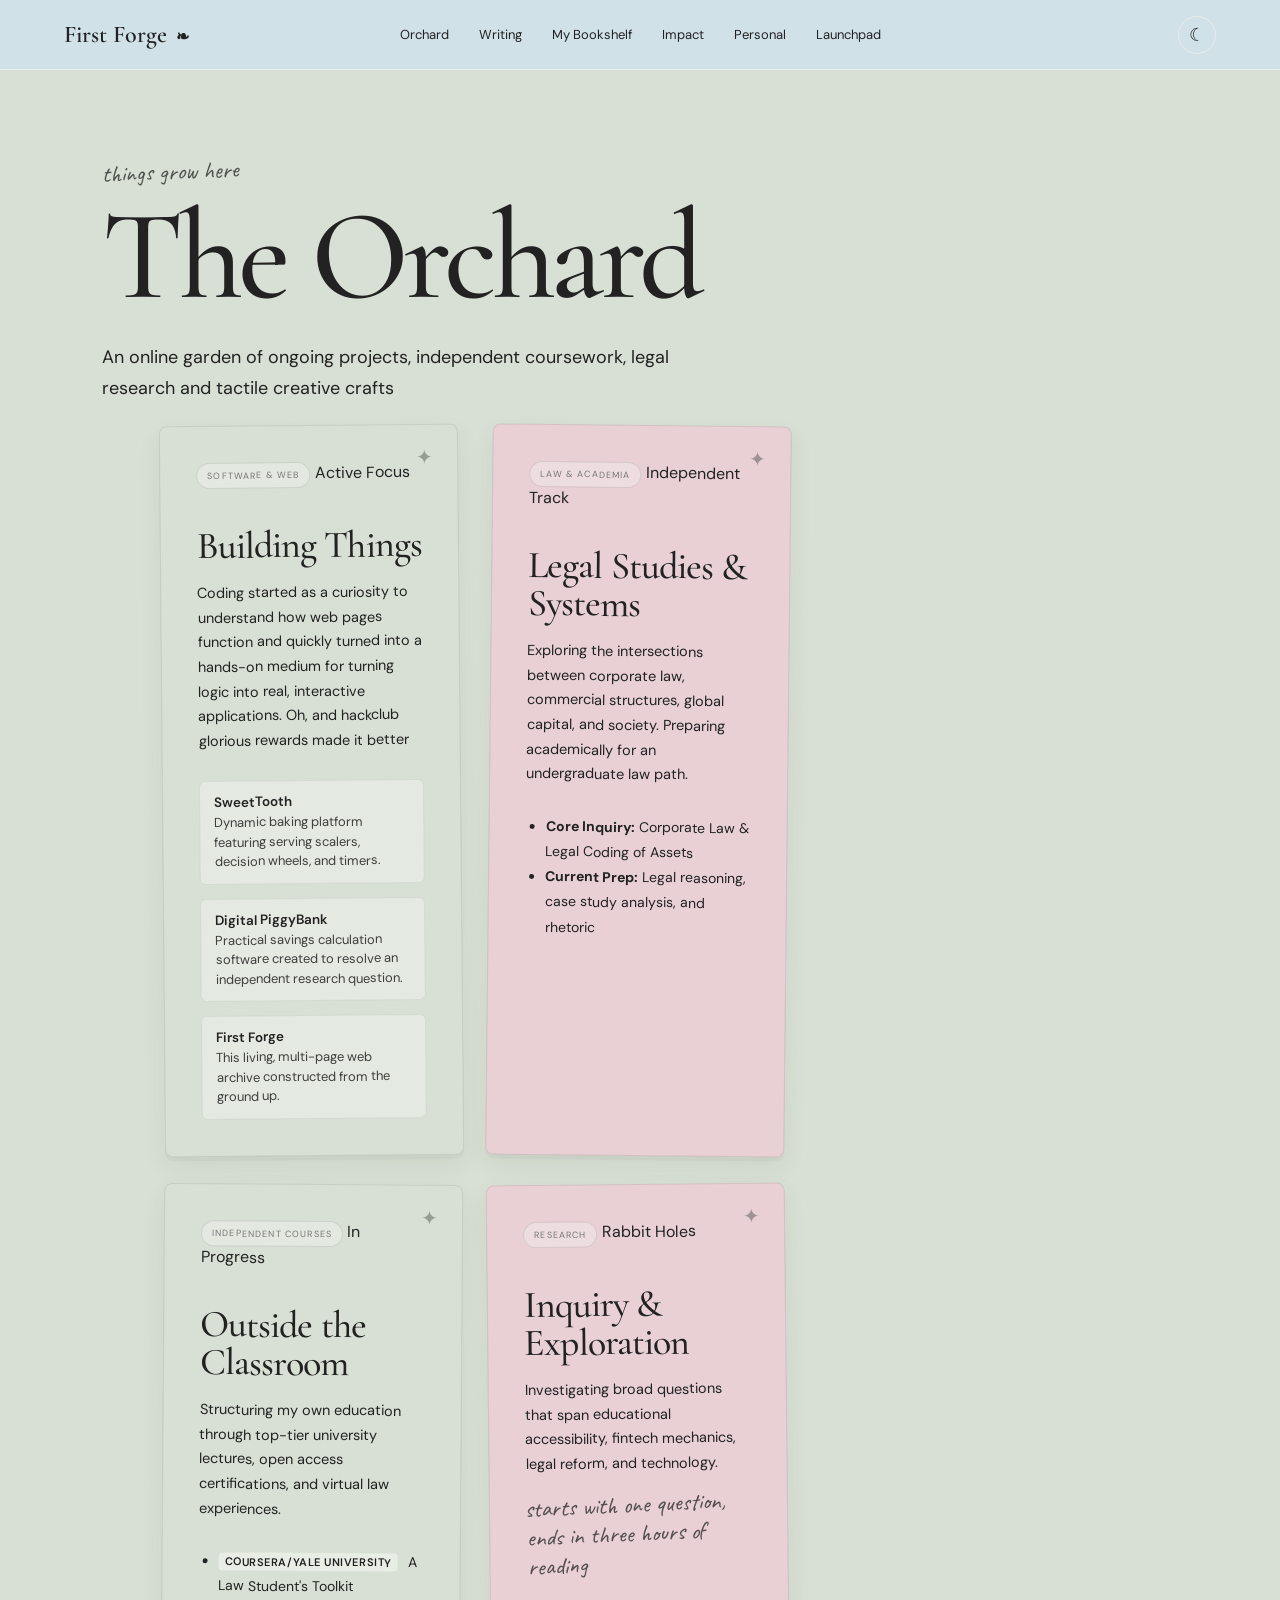
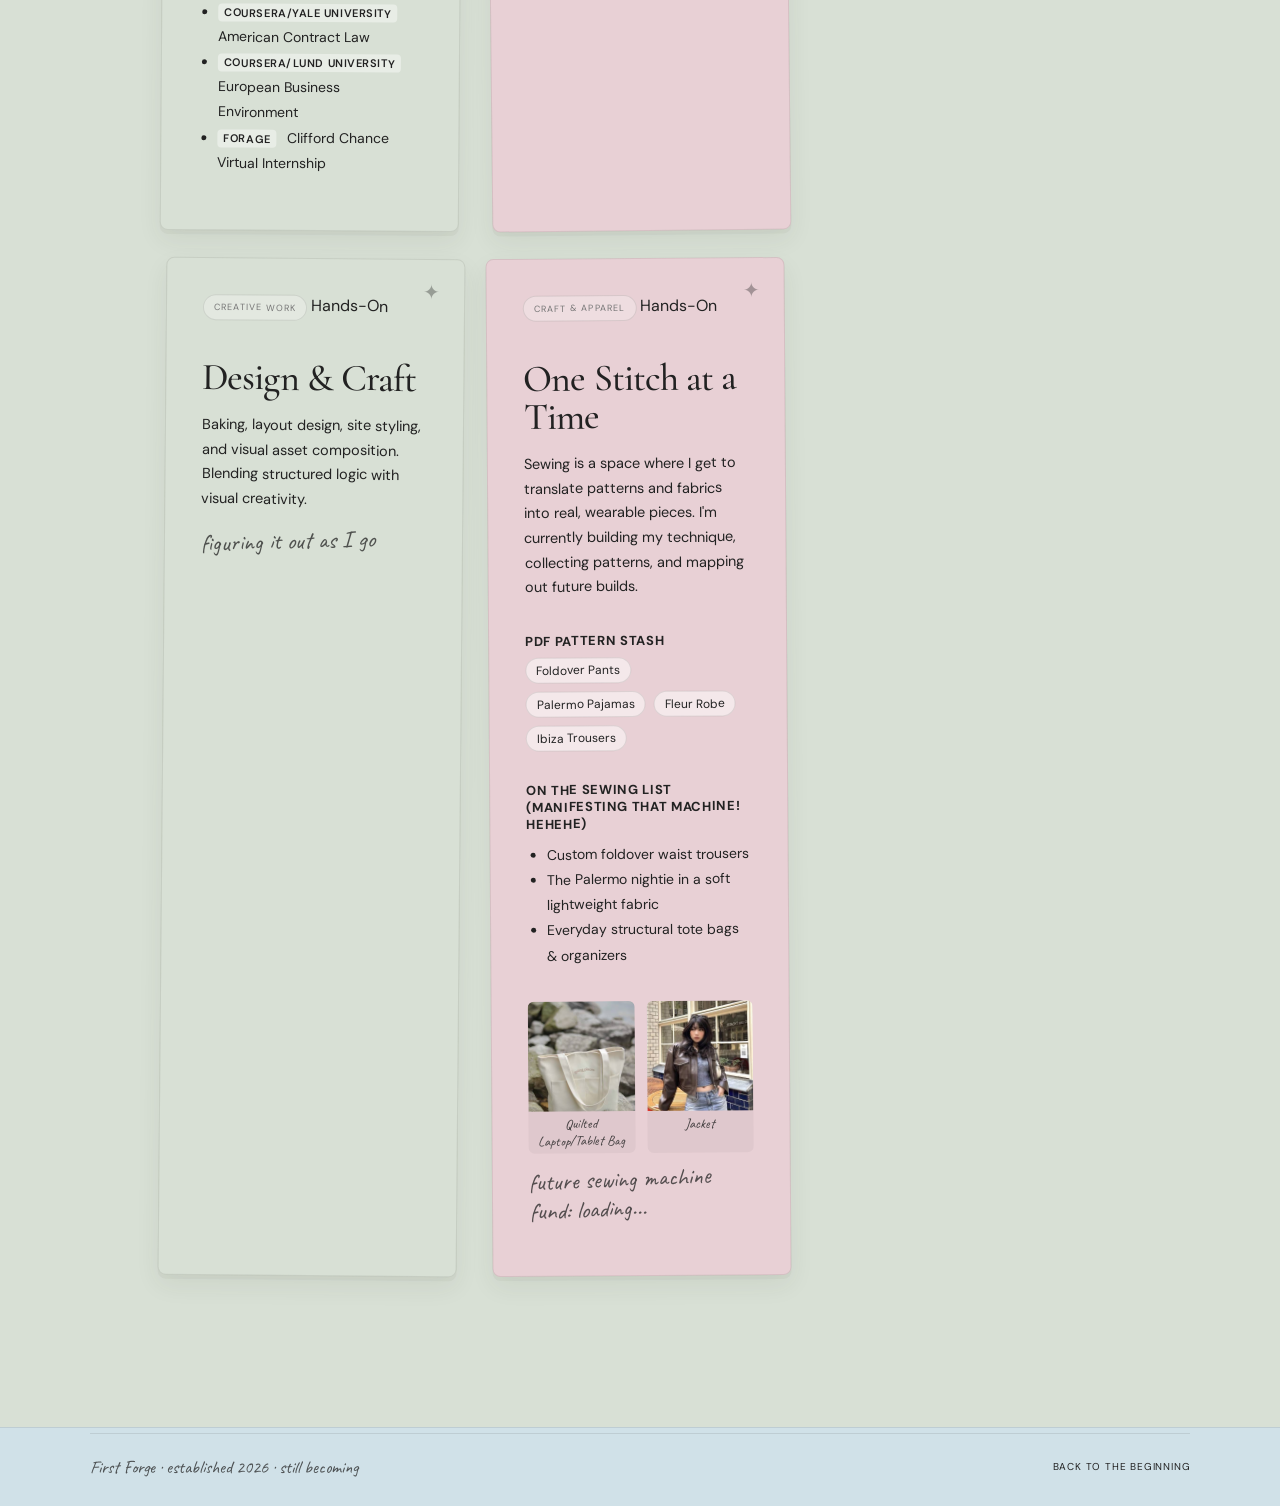
<file: orchard.html>
<!DOCTYPE html>
<html lang="en">

<head>
    <meta charset="UTF-8">
    <meta name="viewport" content="width=device-width, initial-scale=1.0">
    <title>Orchard - First Forge</title>
    <link rel="preconnect" href="https://fonts.googleapis.com">
    <link rel="preconnect" href="https://fonts.gstatic.com" crossorigin>
    <link
        href="https://fonts.googleapis.com/css2?family=Caveat:wght@400;500;600&family=Cormorant+Garamond:wght@400;500;600;700&family=DM+Sans:wght@400;500;600&family=Lora:ital,wght@0,400;0,500;1,400&display=swap"
        rel="stylesheet"
    >
    <link rel="stylesheet" href="style.css">
</head>
<body class="orchard-page">
<header class="site-header">

    <a href="index.html" class="logo">
        First Forge <span>❧</span>
    </a>

    <nav class="navigation">
        <a href="orchard.html">Orchard</a>
        <a href="writing.html">Writing</a>
        <a href="mybookshelf.html">My Bookshelf</a>
        <a href="impact.html">Impact</a>
        <a href="personal.html">Personal</a>
        <a href="launchpad.html">Launchpad</a>
    </nav>

    <button class="theme-toggle" id="theme-toggle">
        ☾
    </button>

</header>
<main class="inner-page">
    <section class="page-hero">
        <p class="handwritten">
            things grow here
        </p>
        <h1>
            The Orchard
        </h1>
        <p class="page-intro">
            An online garden of ongoing projects, independent coursework, legal research and tactile creative crafts
        </p>

        <section class="orchard-grid-full">
        <article class="large-card">
            <div class="card-meta">
                <span class="category-tag">SOFTWARE &amp; WEB</span>
                <span class="status-badge active">Active Focus</span>
            </div>

            <h2>Building Things</h2>

            <p>
                Coding started as a curiosity to understand how web pages function and quickly turned into a hands-on medium for turning logic into real, interactive applications. Oh, and hackclub glorious rewards made it better
            </p>

            <div class="project-list">
                <div class="project-item">
                    <strong>SweetTooth</strong>
                    <p>Dynamic baking platform featuring serving scalers, decision wheels, and timers.</p>
                </div>

                <div class="project-item">
                    <strong>Digital PiggyBank</strong>
                    <p>Practical savings calculation software created to resolve an independent research question.</p>
                </div>

                <div class="project-item">
                    <strong>First Forge</strong>
                    <p>This living, multi-page web archive constructed from the ground up.</p>
                </div>
            </div>
        </article>

        <article class="large-card">
            <div class="card-meta">
                <span class="category-tag">LAW &amp; ACADEMIA</span>
                <span class="status-badge study">Independent Track</span>
            </div>

            <h2>Legal Studies &amp; Systems</h2>
            <p>
                Exploring the intersections between corporate law, commercial structures, global capital, and society. Preparing academically for an undergraduate law path.
            </p>
            <ul class="learning-list">
                <li><strong>Core Inquiry:</strong> Corporate Law &amp; Legal Coding of Assets</li>
                <li><strong>Current Prep:</strong> Legal reasoning, case study analysis, and rhetoric</li>
            </ul>
        </article>

        <article class="large-card">
            <div class="card-meta">
                <span class="category-tag">INDEPENDENT COURSES</span>
                <span class="status-badge ongoing">In Progress</span>
            </div>
            <h2>Outside the Classroom</h2>
            <p>
                Structuring my own education through top-tier university lectures, open access certifications, and virtual law experiences.
            </p>
            <ul class="course-list">
                <li><span class="course-platform">Coursera/Yale University</span> A Law Student's Toolkit</li>
                <li><span class="course-platform">Coursera/Yale University</span> American Contract Law</li>
                <li><span class="course-platform">Coursera/Lund University</span> European Business Environment</li>
                <li><span class="course-platform">Forage</span> Clifford Chance Virtual Internship</li>
            </ul>
        </article>

        <article class="large-card">
            <div class="card-meta">
                <span class="category-tag">RESEARCH</span>
                <span class="status-badge deep-dive">Rabbit Holes</span>
            </div>
            <h2>Inquiry &amp; Exploration</h2>
            <p>
                Investigating broad questions that span educational accessibility, fintech mechanics, legal reform, and technology.
            </p>
            <p class="handwritten">starts with one question, ends in three hours of reading</p>
        </article>

        <article class="large-card">
            <div class="card-meta">
                <span class="category-tag">CREATIVE WORK</span>
                <span class="status-badge tactile">Hands-On</span>
            </div>
            <h2>Design &amp; Craft</h2>
            <p>
                Baking, layout design, site styling, and visual asset composition. Blending structured logic with visual creativity.
            </p>
            <p class="handwritten">figuring it out as I go</p>
        </article>

        <article class="large-card sewing-card">
            <div class="card-meta">
                <span class="category-tag">CRAFT &amp; APPAREL</span>
                <span class="status-badge hobby">Hands-On</span>
            </div>
            <h2>One Stitch at a Time</h2>
            <p>
                Sewing is a space where I get to translate patterns and fabrics into real, wearable pieces. 
                I'm currently building my technique, collecting patterns, and mapping out future builds.
            </p>

            <div class="sewing-subsection">
                <strong>PDF Pattern Stash</strong>
                <div class="pattern-tags">
                    <span class="pattern-chip">Foldover Pants</span>
                    <span class="pattern-chip">Palermo Pajamas</span>
                    <span class="pattern-chip">Fleur Robe</span>
                    <span class="pattern-chip">Ibiza Trousers</span>
                </div>
            </div>

            <div class="sewing-subsection">
                <strong>On the Sewing List <span class="handwritten-inline">(manifesting that machine! Hehehe)</span></strong>
                <ul class="sewing-wishlist">
                    <li>Custom foldover waist trousers</li>
                    <li>The Palermo nightie in a soft lightweight fabric</li>
                    <li>Everyday structural tote bags &amp; organizers</li>
                </ul>
            </div>

           <div class="garment-preview-grid">
                <figure class="garment-item">
                    <img src="assets/yesterday.jpg" alt="Bag preview">
                    <figcaption>Quilted Laptop/Tablet Bag</figcaption>
                </figure>
                <figure class="garment-item">
                    <img src="assets/keepers.jpg" alt="Jacket">
                    <figcaption>Jacket</figcaption>
                </figure>
            </div>

            <p class="handwritten">future sewing machine fund: loading...</p>
        </article>
    </section>
</main>
<footer class="site-footer">
    <div class="footer-bottom">
        <p>
            First Forge · established 2026 · still becoming
        </p>
        <a href="#" class="footer-top">
            Back to the beginning
        </a>
    </div>
</footer>

<script src="script.js"></script>

</body>
</html>
</file>
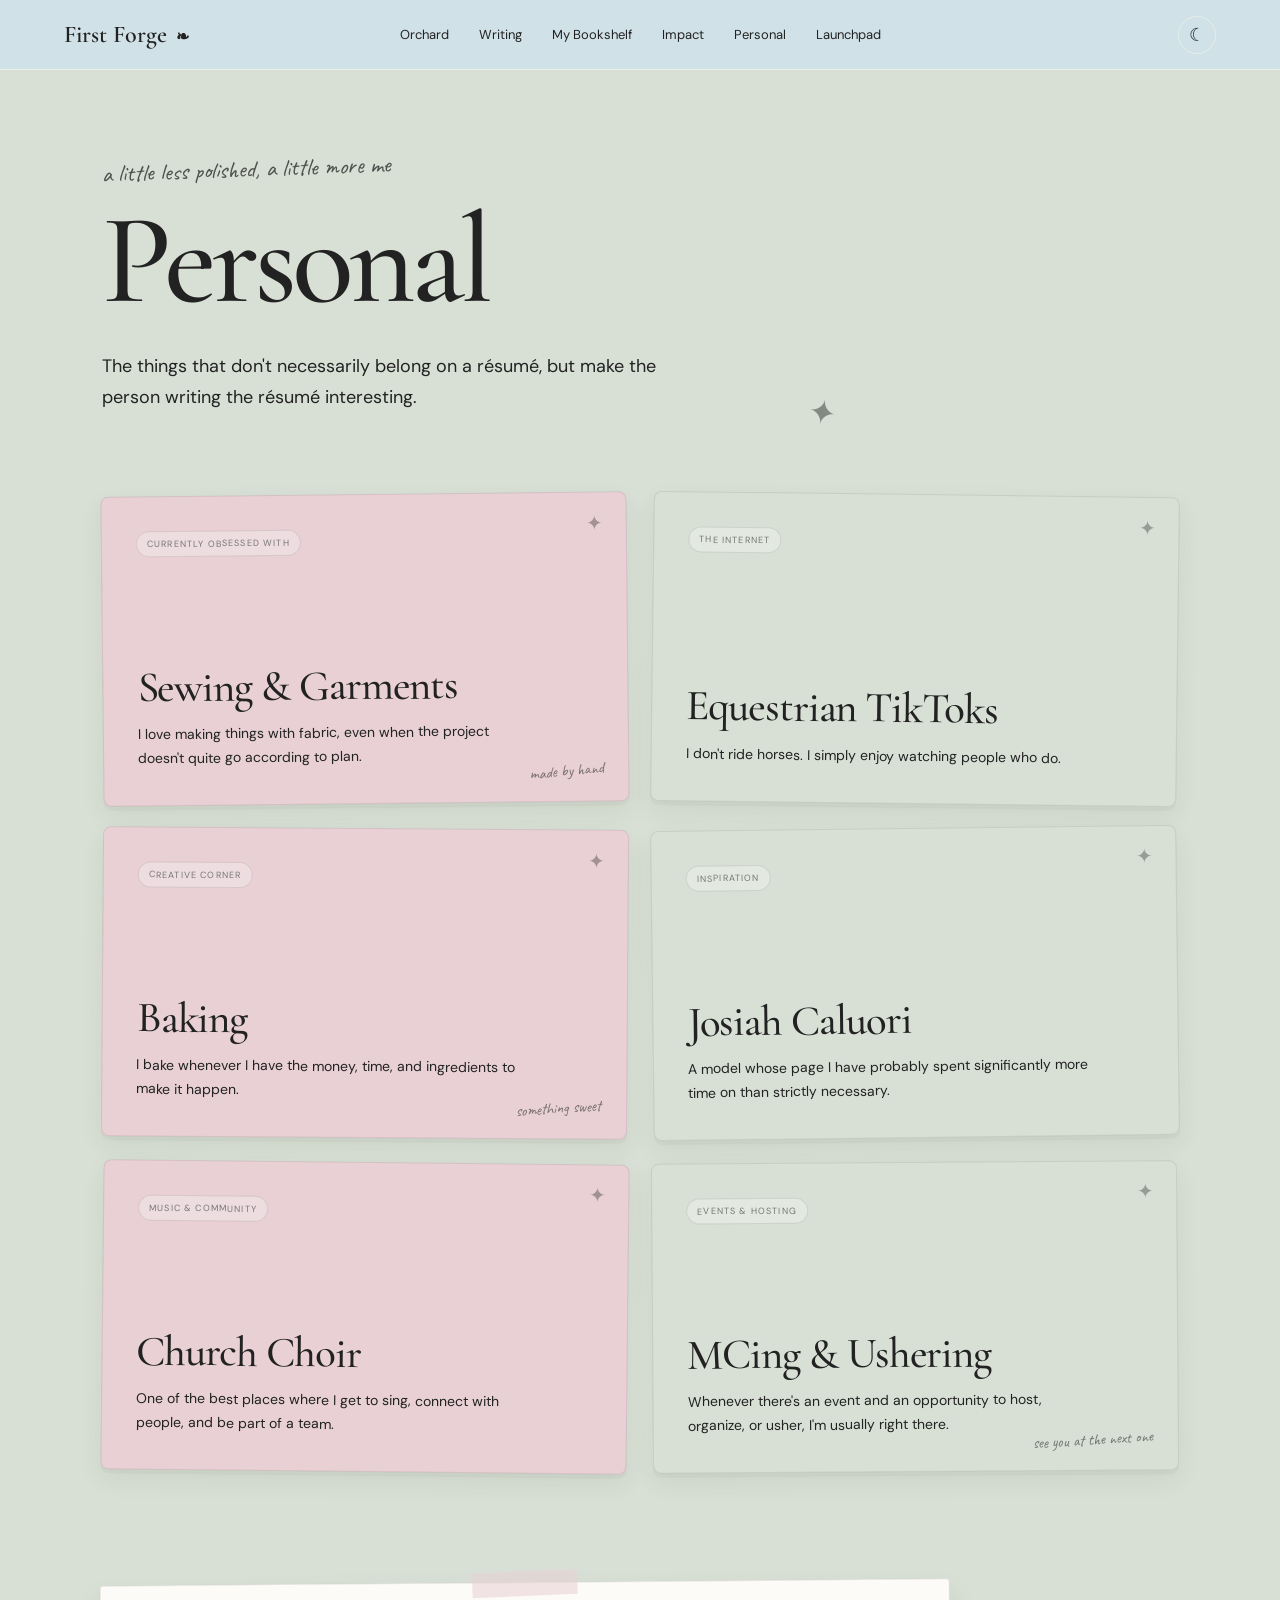
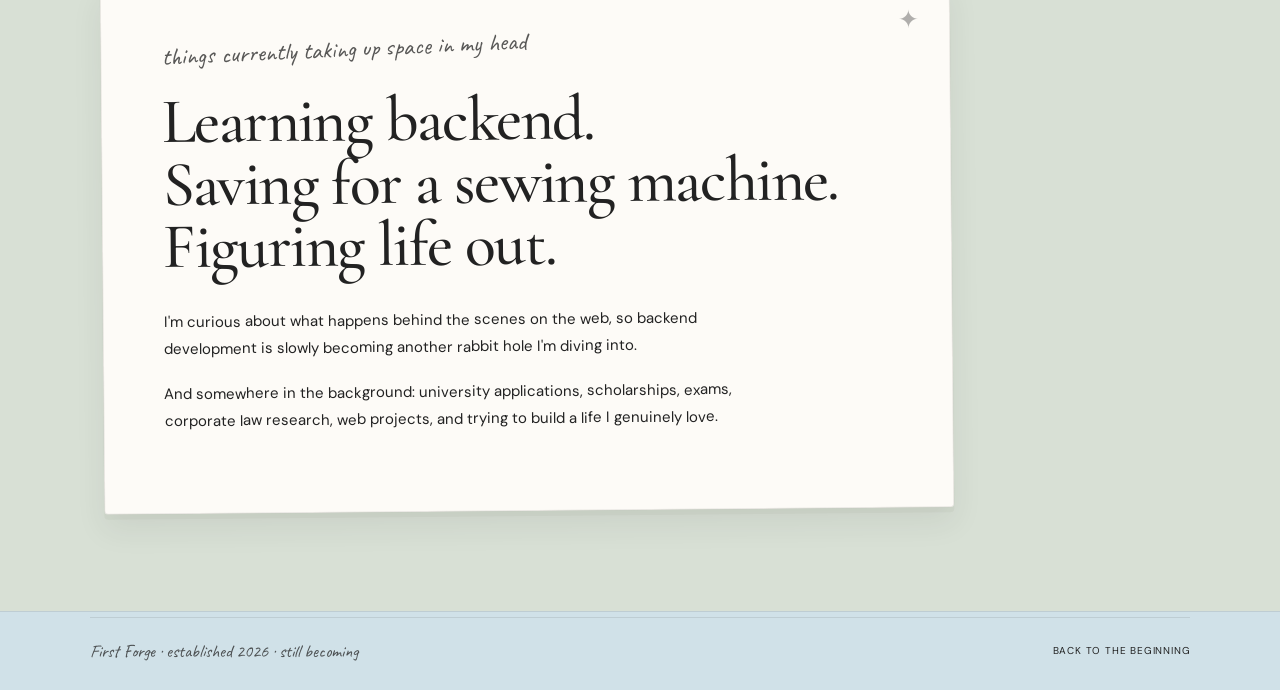
<file: personal.html>
<!DOCTYPE html>
<html lang="en">
<head>
    <meta charset="UTF-8">
    <meta name="viewport" content="width=device-width, initial-scale=1.0">
    <title>Personal — First Forge</title>
    <link rel="preconnect" href="https://fonts.googleapis.com">
    <link rel="preconnect" href="https://fonts.gstatic.com" crossorigin>
    <link
        href="https://fonts.googleapis.com/css2?family=Caveat:wght@400;500;600&family=Cormorant+Garamond:wght@400;500;600;700&family=DM+Sans:wght@400;500;600&family=Lora:ital,wght@0,400;0,500;1,400&display=swap"
        rel="stylesheet">
    <link rel="stylesheet" href="style.css">
</head>

<body class="personal-page">
<header class="site-header">

    <a href="index.html" class="logo">
        First Forge <span>❧</span>
    </a>

    <nav class="navigation">
        <a href="orchard.html">Orchard</a>
        <a href="writing.html">Writing</a>
        <a href="mybookshelf.html">My Bookshelf</a>
        <a href="impact.html">Impact</a>
        <a href="personal.html">Personal</a>
        <a href="launchpad.html">Launchpad</a>
    </nav>

    <button class="theme-toggle" id="theme-toggle" aria-label="Switch to dark mode">☾</button>

</header>


<main class="inner-page">

   <section class="page-hero">
        <p class="handwritten">a little less polished, a little more me</p>
        <h1>Personal</h1>
        <p class="page-intro">
            The things that don't necessarily belong on a résumé, but make the person writing the résumé interesting.
        </p>
    </section>

    <section class="personal-grid">

        <article class="personal-card">
            <div class="card-meta">
                <span class="category-tag">CURRENTLY OBSESSED WITH</span>
            </div>
            <h2>Sewing &amp; Garments</h2>
            <p>
                I love making things with fabric, even when the project doesn't quite go according to plan.
            </p>
        </article>

        <article class="personal-card">
            <div class="card-meta">
                <span class="category-tag">THE INTERNET</span>
            </div>
            <h2>Equestrian TikToks</h2>
            <p>
                I don't ride horses. I simply enjoy watching people who do.
            </p>
        </article>

        <article class="personal-card">
            <div class="card-meta">
                <span class="category-tag">CREATIVE CORNER</span>
            </div>
            <h2>Baking</h2>
            <p>
                I bake whenever I have the money, time, and ingredients to make it happen.
            </p>
        </article>

        <article class="personal-card">
            <div class="card-meta">
                <span class="category-tag">INSPIRATION</span>
            </div>
            <h2>Josiah Caluori</h2>
            <p>
                A model whose page I have probably spent significantly more time on than strictly necessary.
            </p>
        </article>

        <article class="personal-card">
            <div class="card-meta">
                <span class="category-tag">MUSIC &amp; COMMUNITY</span>
            </div>
            <h2>Church Choir</h2>
            <p>
                One of the best places where I get to sing, connect with people, and be part of a team.
            </p>
        </article>

        <article class="personal-card">
            <div class="card-meta">
                <span class="category-tag">EVENTS &amp; HOSTING</span>
            </div>
            <h2>MCing &amp; Ushering</h2>
            <p>
                Whenever there's an event and an opportunity to host, organize, or usher, I'm usually right there.
            </p>
        </article>

    </section>

    <section class="personal-notes">
        <p class="handwritten">things currently taking up space in my head</p>
        <h2>
            Learning backend.<br>
            Saving for a sewing machine.<br>
            Figuring life out.
        </h2>
        <p>
            I'm curious about what happens behind the scenes on the web, so backend development is slowly becoming another rabbit hole I'm diving into.
        </p>
        <p>
            And somewhere in the background: university applications, scholarships, exams, corporate law research, web projects, and trying to build a life I genuinely love.
        </p>
    </section>

</main>
<footer class="site-footer">

    <div class="footer-bottom">

        <p>
            First Forge · established 2026 · still becoming
        </p>

        <a href="#" class="footer-top">
            Back to the beginning
        </a>
    </div>
</footer>
<script src="script.js"></script>

</body>
</html>
</file>
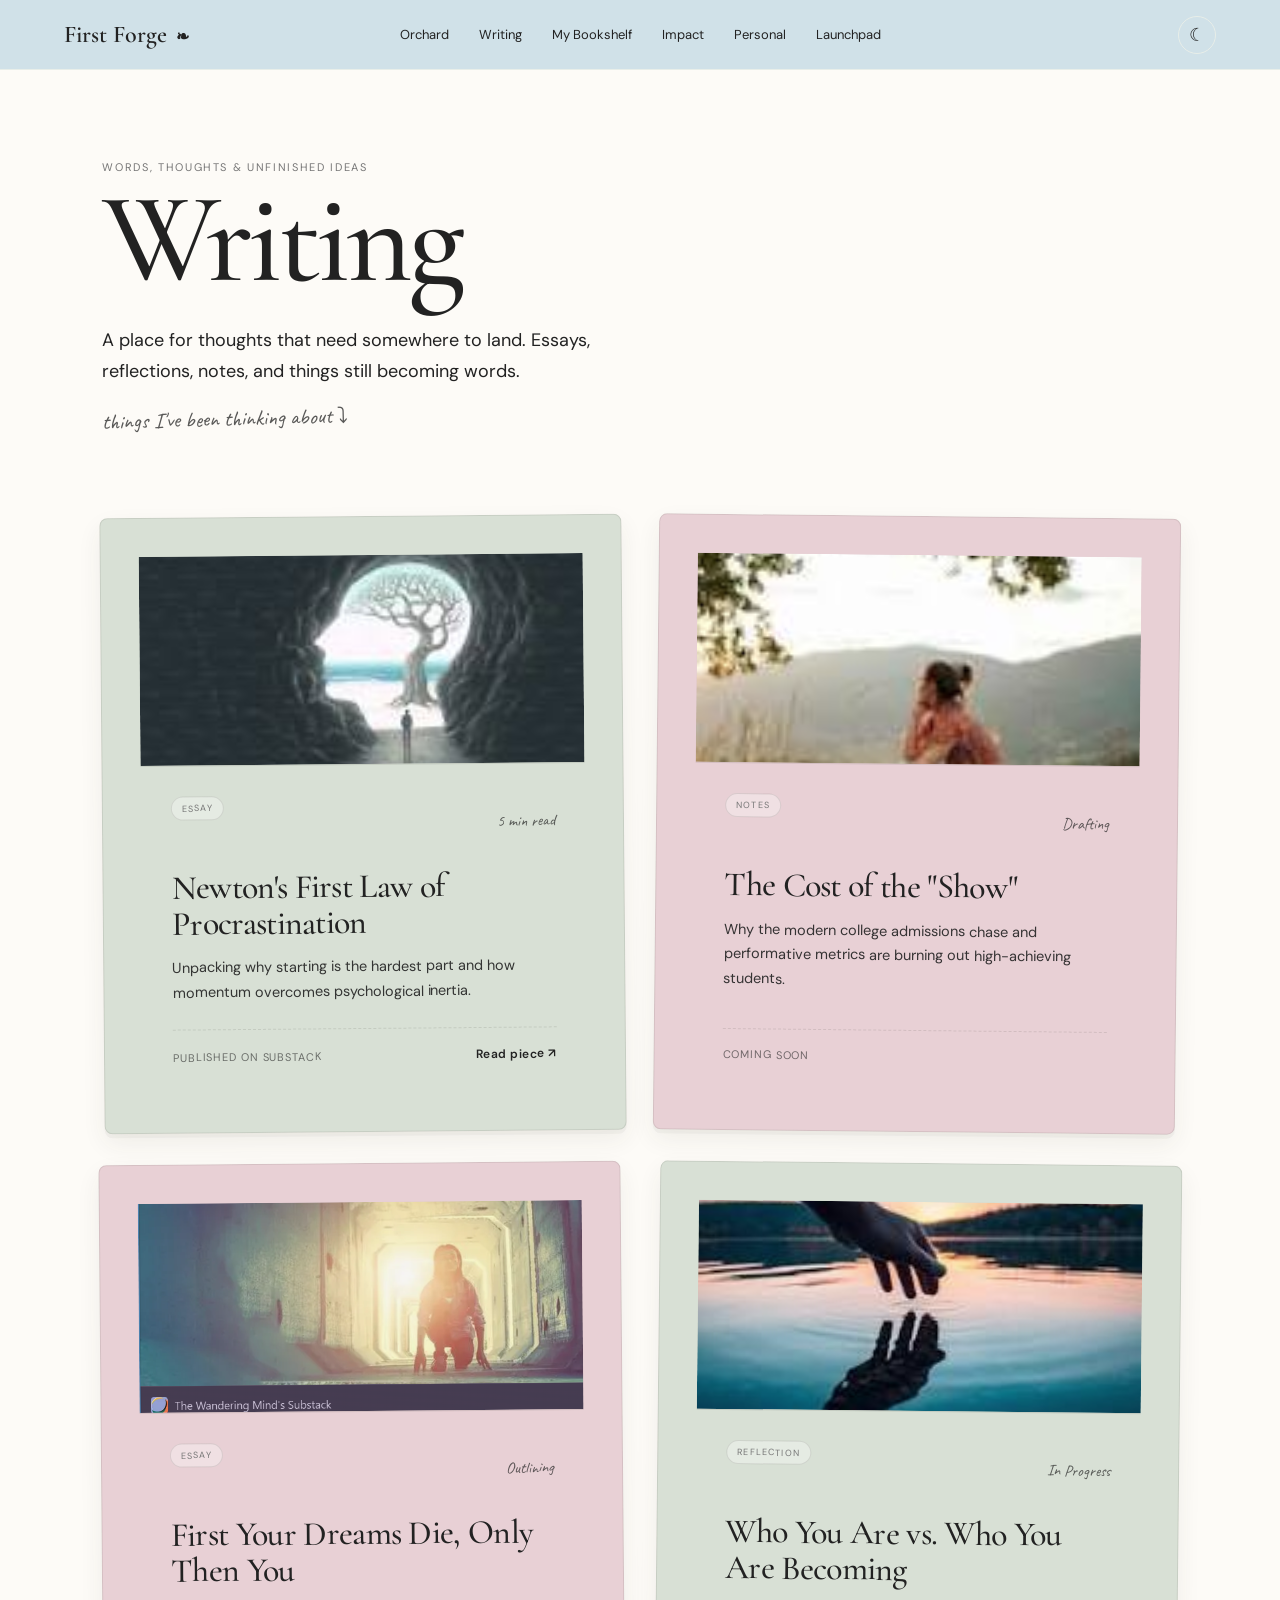
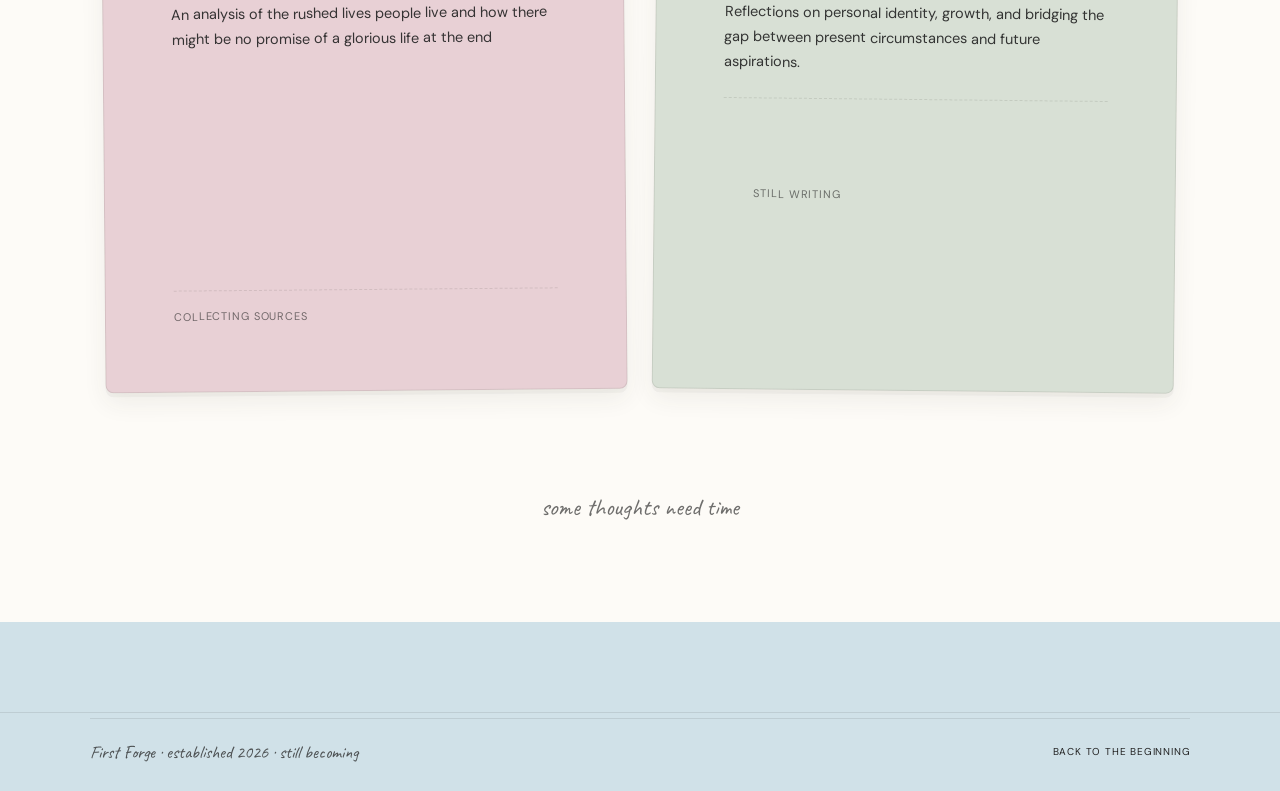
<file: writing.html>
<!DOCTYPE html>
<html lang="en">
<head>
    <meta charset="UTF-8">
    <meta name="viewport" content="width=device-width, initial-scale=1.0">

    <title>Writing — First Forge</title>

    <link rel="preconnect" href="https://fonts.googleapis.com">
    <link rel="preconnect" href="https://fonts.gstatic.com" crossorigin>
    <link href="https://fonts.googleapis.com/css2?family=Caveat:wght@400;500;600&family=Cormorant+Garamond:wght@400;500;600;700&family=DM+Sans:wght@400;500;600&family=Lora:ital,wght@0,400;0,500;1,400&display=swap" rel="stylesheet">

    <link rel="stylesheet" href="style.css">
</head>

<body class="writing-page">
<header class="site-header">

    <a href="index.html" class="logo">
        First Forge <span>❧</span>
    </a>

    <nav class="navigation">
        <a href="orchard.html">Orchard</a>
        <a href="writing.html">Writing</a>
        <a href="mybookshelf.html">My Bookshelf</a>
        <a href="impact.html">Impact</a>
        <a href="personal.html">Personal</a>
        <a href="launchpad.html">Launchpad</a>
    </nav>

    <button class="theme-toggle" id="theme-toggle"
        aria-label="Switch to dark mode">☾</button>

</header>

<main class="full-page">
    <section class="page-hero">
        <p class="page-kicker">words, thoughts &amp; unfinished ideas</p>

        <h1>Writing</h1>

        <p class="page-intro">
            A place for thoughts that need somewhere to land.
            Essays, reflections, notes, and things still becoming words.
        </p>

        <p class="handwritten">
            things I've been thinking about ⤵
        </p>
    </section>

    <section class="writing-page-grid">

        <article class="writing-full-card sage-card">
            <div class="article-thumbnail">
                <img src="assets/beautiful.jpg" alt="Newton's First Law of Procrastination Substack header image">
            </div>
            <div class="article-content">
                <div class="card-meta">
                    <span class="writing-type">ESSAY</span>
                    <span class="read-time">5 min read</span>
                </div>
                <h2><a href="https://substack.com/@thewanderingmind964464/note/c-294442375" target="_blank" rel="noopener">Newton's First Law of Procrastination</a></h2>
                <p>
                    Unpacking why starting is the hardest part and how momentum overcomes psychological inertia.
                </p>
                <div class="card-footer">
                    <span class="writing-status published">Published on Substack</span>
                    <a href="https://substack.com/@thewanderingmind964464/note/c-294442375" target="_blank" rel="noopener" class="read-link">Read piece ↗</a>
                </div>
            </div>
        </article>

        <article class="writing-full-card rose-card">
            <div class="article-thumbnail">
                <img src="assets/wonderful.jpg" alt="The Cost of the Show essay thumbnail">
            </div>
            <div class="article-content">
                <div class="card-meta">
                    <span class="writing-type">NOTES</span>
                    <span class="read-time">Drafting</span>
                </div>
                <h2>The Cost of the "Show"</h2>
                <p>
                    Why the modern college admissions chase and performative metrics are burning out high-achieving students.
                </p>
                <div class="card-footer">
                    <span class="writing-status soon">Coming Soon</span>
                </div>
            </div>
        </article>

        <article class="writing-full-card rose-card">
            <div class="article-thumbnail">
                <img src="assets/die.png" alt="First Your Dream thumbnail graphic">
            </div>
            <div class="article-content">
                <div class="card-meta">
                    <span class="writing-type">ESSAY</span>
                    <span class="read-time">Outlining</span>
                </div>
                <h2>First Your Dreams Die, Only Then You</h2>
                <p>
                    An analysis of the rushed lives people live and how there might be no promise of a glorious life at the end
                </p>
                <div class="card-footer">
                    <span class="writing-status collecting">Collecting Sources</span>
                </div>
            </div>
        </article>

        <article class="writing-full-card sage-card">
            <div class="article-thumbnail">
                <img src="assets/come.jpg" alt="Reflections on identity and growth cover image">
            </div>
            <div class="article-content">
                <div class="card-meta">
                    <span class="writing-type">REFLECTION</span>
                    <span class="read-time">In Progress</span>
                </div>
                <h2>Who You Are vs. Who You Are Becoming</h2>
                <p>
                    Reflections on personal identity, growth, and bridging the gap between present circumstances and future aspirations.
                </p>
                <div class="card-footer">
                    <span class="writing-status writing">Still Writing</span>
                </div>
            </div>
        </article>
    </section>

    <p class="page-closing-note">
        some thoughts need time
    </p>
</main>

<footer class="site-footer">
    <div class="footer-bottom">
        <p>
            First Forge · established 2026 · still becoming
        </p>
        <a href="#" class="footer-top">
            Back to the beginning
        </a>
    </div>
</footer>
<script src="script.js"></script>

</body>
</html>
</file>
<file: style.css>
/* Root Variables */
:root {
    --background: #FDFBF7;
    --text: #222222;
    --muted-text: #767676;
    --blue: #D0E1E8;
    --sage: #D8E0D5;
    --rose: #E8D0D5;
    --border: #e8eee9;
    --card-background: #F7F3ED;
}

/* Dark theme */
body.dark-theme {
    --background: #202322;
    --text: #F4F0E8;
    --muted-text: #B8B8AE;
    --blue: #29373B;
    --sage: #3D4639;
    --rose: #493A3D;
    --border: rgba(244, 240, 232, 0.12);
    --card-background: #292C2A;
}

/* Global Styles */
* {
    box-sizing: border-box;
}

html {
    scroll-behavior: smooth;
}
body {
    margin: 0;
    background-color: var(--background);
    color:var(--text);
    font-family: "DM Sans", serif;
    transition: background-color 0.3s ease, color 0.3s ease;
    overflow-x: hidden;
    width: 100%;
}

a {
    color: inherit;
}

img {
    max-width: 100%;
}
/* Theme Toggle */

.theme-toggle {
    width: 38px;
    height: 38px;
    border: 1px solid var(--border);
    border-radius: 50%;
    background: transparent;
    color: var(--text);
    font-family: "DM Sans", sans-serif;
    font-size: 18px;
    cursor: pointer;
    display: flex;
    align-items: center;
    justify-content: center;
    transition: background-color 0.2s ease, transform 0.2s ease;
}

.theme-toggle:hover {
    background-color: rgba(255, 255, 255, 0.25);
    transform: rotate(8deg);
}

.site-header {
    height: 70px;
    padding: 0 5%;
    display: flex;
    align-items: center;
    justify-content: space-between;
    border-bottom: 1px solid var(--border);
    background-color: var(--blue);
    backdrop-filter: blur(8px);
    -webkit-backdrop-filter: blur(8px);
}


.logo {
    font-family: "Cormorant Garamond", serif;
    font-size: 24px;
    font-weight: 600;
    color: var(--text);
    text-decoration: none;
    white-space: nowrap;
}

.logo span {
    font-size: 16px;
    margin-left: 3px;
}

/* Navigation */
.navigation {
    position: absolute;
    left: 50%;
    transform: translateX(-50%);
    display: flex;
    align-items: center;
    gap: 30px;
}

.navigation a {
    position: relative;
    font-family: "DM Sans", sans-serif;
    font-size: 13px;
    color: var(--text);
    text-decoration: none;
    transition: opacity 0.2s ease, transform 0.2s ease;
}

.navigation a:hover {
    opacity: 0.6;
    text-decoration: underline;
    text-underline-offset: 6px;
}

/* Homepage Background */
.home-page {
    background-color: var(--blue);
}

/* Homepage Hero */
.hero {
    min-height: calc(80vh - 70px);
    padding: 35px 6% 50px;
    display: grid;
    grid-template-columns: 0.85fr 1.15fr;
    align-items: center;
    gap: 35px;
    overflow: hidden;
    background-color: transparent;
}

.hero-content {
    position: relative;
    width: 100%;
    max-width: 500px;
    justify-self: end;
}

.hero-star {
    position: absolute;
    top: -25px;
    left: -8px;
    z-index: 5;
    font-family: "Cormorant Garamond", serif;
    font-size: 30px;
    transform: rotate(-12deg);
    opacity: 0.8;
}
.hero-note {
    max-width: 390px;
    margin: 0 0 18px;
    font-family: "Caveat", cursive;
    font-size: 20px;
    line-height: 1.3;
}

.hero h1 {
    margin: 0;
    font-family: "Cormorant Garamond", serif;
    font-size: clamp(58px, 6.15vw, 92px);
    font-weight: 500;
    line-height: 0.88;
    letter-spacing: -0.03em;
}

.hero h1 span {
    display: block;
    font-style: italic;
}

.intro {
    margin: 38px 0 0;
    font-family: "DM Sans", sans-serif;
    font-size: 18px;
    font-weight: 600;
}

.hero-description {
    max-width: 500px;
    margin: 14px 0 0;
    font-size: 17px;
    line-height: 1.8;
}

.handwritten {
    width: fit-content;
    font-family: "Caveat", cursive;
    font-size: 30px;
    margin: 34px 0 5px;
    transform: rotate(-2deg);
    transform-origin: left center;
}

.forge-note {
    font-family: "DM Sans", sans-serif;
    font-size: 12px;
    letter-spacing: 0.08em;
    text-transform: uppercase;
    color: var(--muted-text);
    margin: 0;
}

.explore-note {
    font-family: "Caveat", cursive;
    font-size: 21px;
    margin: 24px 0 0;
    opacity: 0.75;
}

/* Hero image */
.hero-visual {
    position: relative;
    display: flex;
    justify-content: center;
    align-items: center;
    width: 100%;
    overflow: visible;
    transform: translateX(25px);
}

.hero-image {
    width: 760px;
    max-width: 100%;
    height: auto;
    display: block;
    object-fit: contain;
    transform: rotate(0.5deg);
    filter: drop-shadow(0 18px 24px rgba(34, 34, 34, 0.10));
}

/* General Section Styles */
.orchard-intro,
.writing-intro,
.bookshelf-intro,
.personal-intro,
.launchpad-intro {
    display: flex;
    align-items: flex-start;
    gap: 18px;
}

.section-heading {
    max-width: 650px;
    margin-bottom: 60px;
}

.section-label {
    font-family: "DM Sans", sans-serif;
    font-size: 12px;
    letter-spacing: 0.12em;
    text-transform: uppercase;
    color: var(--muted-text);
    margin: 0 0 18px;
}

.section-heading h2 {
    font-family: "Cormorant Garamond", serif;
    font-size: clamp(55px, 7vw, 90px);
    font-weight: 500;
    line-height: 0.9;
    letter-spacing: -0.032em;
}

.section-heading h2 span {
    display: block;
    font-style: italic;
}

.section-intro {
    max-width: 520px;
    font-size: 17px;
    line-height: 1.8;
    margin: 28px 0 0;
}

.orchard {
    padding: 70px 8% 120px;
}

.orchard-grid {
    display: grid;
    grid-template-columns: repeat(6, 1fr);
    gap: 14px;
}

.orchard-card {
    min-height: 230px;
    padding: 32px;
    background-color: var(--card-background);
    border: 1px solid rgba(55, 55, 45, 0.10);
    border-radius: 0;
}

.orchard-heading {
    flex-shrink: 0;
}

.orchard-heading h2 {
    font-family: "Cormorant Garamond", serif;
    font-size: 34px;
    font-weight: 500;
    line-height: 1;
    margin: 0 0 8px;
    letter-spacing: -0.02em;
}

.orchard-heading p {
    max-width: 430px;
    font-family: "DM Sans", sans-serif;
    font-size: 13px;
    line-height: 1.55;
    margin: 0;
}

.orchard-card:nth-child(1),
.orchard-card:nth-child(2),
.orchard-card:nth-child(3) {
    grid-column: span 2;
}

.orchard-card:nth-child(4),
.orchard-card:nth-child(5) {
    grid-column: span 3;

}

.orchard-card:nth-child(1) {
    background-color: var(--sage);
}
.orchard-card:nth-child(2) {
    background-color: var(--rose);
}

.orchard-card:nth-child(3) {
    background-color: var(--sage);
}

.orchard-card:nth-child(4) {
    background-color: var(--rose);
}

.orchard-card:nth-child(5) {
    background-color: var(--sage);
}

/* Orchard card text */
.orchard-card h3 {
    font-family: "Cormorant Garamond", serif;
    font-size: 36px;
    font-weight: 500;
    line-height: 1;
    margin: 0 0 16px;
    letter-spacing: -0.02em;
}

.orchard-card p {
    max-width: 430px;
    font-size: 15px;
    line-height: 1.7;
    margin: 0;
}

/* Projects under Orchard */
.project-list {
    margin-top: 28px;
    display: grid;
    gap: 0;
}

.project-item {
    padding: 18px 0;
    border-top: 1px solid rgba(55, 55, 45, 0.12);
}

.project-item h4 {
    font-family: "Cormorant Garamond", serif;
    font-size: 24px;
    font-weight: 600;
    line-height: 1.1;
    margin: 0 0 7px;
}

.project-item p {
    max-width: 430px;
    font-size: 14px;
    line-height: 1.6;
    margin: 0;
}

/* Homepage Orchard Preview */
.home-orchard {
    position: relative;
    padding: 55px 7% 65px;
    background-color: transparent;
    border-top: 1px solid var(--border);
}

.orchard-preview-grid {
    display: grid;
    grid-template-columns: repeat(4, 1fr);
    gap: 14px;
    margin-left: 22%;
}

.orchard-preview-card {
    min-height: 155px;
    padding: 18px 20px;
    border-radius: 0;
    border: 1px solid rgba(55, 55, 45, 0.10);
    display: flex;
    flex-direction: column;
    position: relative;
}

.orchard-preview-card:nth-child(1) {
    background-color: var(--sage);
}

.orchard-preview-card:nth-child(2) {
    background-color: var(--rose);
}

.orchard-preview-card:nth-child(3) {
    background-color: var(--sage);
}

.orchard-preview-card:nth-child(4) {
    background-color: var(--rose);
}

.orchard-preview-card:nth-child(5) {
    background-color: var(--sage);
}

.card-icon {
    width: 42px;
    height: 42px;
    flex-shrink: 0;
    border-radius: 50%;
    display: flex;
    align-items: center;
    justify-content: center;
    background-color: rgba(255, 255, 255, 0.35);
    font-family: "DM Sans", sans-serif;
    font-size: 18px;
    margin-bottom: 10px;
}

.orchard-preview-card h3 {
    font-family: "Cormorant Garamond", serif;
    font-size: 21px;
    font-weight: 500;
    line-height: 1.05;
    margin: 0 0 7px;
}

.orchard-preview-card p {
    font-family: "DM Sans", sans-serif;
    font-size: 11px;
    line-height: 1.45;
    margin: 0;
    max-width: 190px;
}

/* Orchard note */
.section-nav-note {
    margin: 20px 0 0 22%;
    font-family: "Caveat", cursive;
    font-size: 19px;
    line-height: 1.3;
    opacity: 0.72;
}

/* Homepage Writing */
.home-writing {
    position: relative;
    padding: 55px 7% 65px;
    background-color: transparent;
    border-top: 1px solid var(--border);
}

.writing-intro {
    margin-bottom: 28px;
}

.writing-heading {
    flex-shrink: 0;
}

.writing-preview {
    display: grid;
    grid-template-columns: repeat(2, 1fr);
    gap: 14px;
    margin-left: 22%;
}

.writing-preview-card {
    min-height: 190px;
    padding: 22px;
    border: 1px solid rgba(55, 55, 45, 0.10);
    background-color: #F7F3ED;
    display: flex;
    flex-direction: column;
}

.writing-preview-card:nth-child(odd) {
    background-color: var(--sage);
}

.writing-preview-card:nth-child(even) {
    background-color: var(--rose);
}

.writing-type {
    font-family: "DM Sans", sans-serif;
    font-size: 9px;
    letter-spacing: 0.12em;
    color: var(--muted-text);
    margin-bottom: 16px;
}

.writing-preview-card h3 {
    font-family: "Cormorant Garamond", serif;
    font-size: 27px;
    font-weight: 500;
    line-height: 1;
    margin: 0 0 10px;
}

.writing-preview-card p {
    max-width: 270px;
    font-family: "DM Sans", sans-serif;
    font-size: 11px;
    line-height: 1.55;
    margin: 0;
}

.writing-note {
    margin: 24px 0 0 22%;
    font-family: "Caveat", cursive;
    font-size: 20px;
    opacity: 0.5;
}

/* Writing Page */
.writing {
    padding: 70px 8% 120px;
}

.writing .section-heading {
    max-width: 700px;
}

.writing .section-heading h2 {
    max-width: 600px;
}

/* Homepage Bookshelf */
.home-bookshelf {
    position: relative;
    padding: 28px 7% 18px;
    background-color: transparent;
    border-top: 1px solid var(--border);
    overflow: hidden;
}

.bookshelf-intro {
    margin-bottom: 10px;
}

.bookshelf-heading {
    flex-shrink: 0;
}

.bookshelf-heading h2 {
    font-family: "Cormorant Garamond", serif;
    font-size: 34px;
    font-weight: 500;
    line-height: 1;
    margin: 0 0 7px;
    letter-spacing: -0.02em;
}

.bookshelf-heading p {
    max-width: 360px;
    margin: 0;
}

.bookshelf-display {
    position: relative;
    margin-left: 22%;
    margin-top: -48px;
    padding-top: 58px;
}

.bookshelf-books {
    position: relative;
    width: 100%;
    display: grid;
    grid-template-columns: repeat(4, 1fr);
    gap: 8px;
    align-items: end;
    margin: 0 auto;
    padding: 0 8px 13px;
}

.bookshelf-books::after {
    content: "";
    position: absolute;
    left: 0%;
    right: 0%;
    bottom: 0;
    height: 8px;
    background-color: #B69B73;
    border-radius: 2px;
    box-shadow: 
        0 2px 0 rgba(80, 60, 40, 0.18),
        0 5px 8px rgba(34, 34, 34, 0.10);
    z-index: 0;
}

.book-card {
    position: relative;
    z-index: 1;
    min-width: 0;
    padding: 0 6px;
    background: transparent;
    align-items: center;
    border: none;
    display: flex;
    flex-direction: column;
}

.book-cover {
    display: flex;
    height: 120px;
    width: 100%;
    align-items: flex-end;
    justify-content: center;
    overflow: hidden;
    background-color: transparent;
}

.book-cover img {
    width: auto;
    height: 105px;
    display: block;
    max-width: 72px;
    object-fit: cover;
    box-shadow: 2px 2px 6px rgba(34, 34, 34, 0.16);
    transition: transform 0.2s ease, box-shadow 0.2s ease;
}

.book-note {
    position: relative;
    width: 100%;
    text-align: center;
    min-height: 72px;
    padding: 8px 4px 5px;
    text-align: center;
}

.book-note h3 {
    margin: 0 0 6px;
    font-family: "DM Sans", sans-serif;
    font-size: 8px;
    color: var(--muted-text);
    letter-spacing: 0.02em;
}

.book-card:hover .book-cover img {
    transform: translateY(-4px) rotate(-1deg);
    box-shadow: 3px 6px 9px rgba(34, 34, 34, 0.20);
}
.bookshelf-note {
    margin: 5px 0  0 22%;
    font-family: "Caveat", cursive;
    font-size: 18px;
    line-height: 1;
    opacity: 0.78;
    transform: rotate(-1deg);
}

/* Bookshelf page */
.bookshelf-page {
    background-color: var(--rose);
}

/* Bookshelf Hero */

.bookshelf-page .page-hero {
    max-width: 850px;
    padding: 90px 8% 65px;
}

.bookshelf-page .page-kicker {
    margin: 0 0 16px;
}

.bookshelf-page .page-hero h1 {
    margin: 0;
    font-family: "Cormorant Garamond", serif;
    font-size: clamp(68px, 9vw, 120px);
    font-weight: 500;
    line-height: 0.85;
    letter-spacing: -0.04em;
}

.bookshelf-page .page-intro {
    max-width: 540px;
    margin: 30px 0 0;
    font-family: "DM Sans", sans-serif;
    font-size: 17px;
    line-height: 1.75;
}

.bookshelf-page .page-hero .handwritten {
    margin-top: 30px;
    font-size: 24px;
}

.bookshelf-page {
    flex: 1 0 auto;
}

/* Book Grid */
.bookshelf-page .bookshelf-full-grid {
    padding: 10px 8% 30px;
    display: grid;
    grid-template-columns: repeat(3, 1fr);
    gap: 18px;
    align-items: stretch;
}

/* Individual Book Card */
.bookshelf-page .full-book-card {
    position: relative;
    min-width: 0;
    padding: 24px;
    background-color: var(--card-background);
    border: 1px solid rgba(34, 34, 34, 0.10);
    display: flex;
    flex-direction: column;
    transition:
        transform 0.25s ease,
        box-shadow 0.25s ease;
}

.bookshelf-page .full-book-card:hover {
    transform: translateY(-6px);
    box-shadow:
        0 12px 24px rgba(34, 34, 34, 0.10);
}

/* Book Cover */
.bookshelf-page .full-book-cover {
    height: 310px;
    display: flex;
    align-items: center;
    justify-content: center;
    padding: 12px;
    background-color: rgba(255, 255, 255, 0.25);
    overflow: hidden;
}

.bookshelf-page .full-book-cover img {
    display: block;
    width: auto;
    height: auto;
    max-width: 100%;
    max-height: 285px;
    object-fit: contain;
    box-shadow: 4px 8px 15px rgba(34, 34, 34, 0.16);
    transition: transform 0.25s ease, box-shadow 0.25s ease;
}

.bookshelf-page .full-book-card:hover .full-book-cover img {
    transform: translateY(-5px) rotate(-1deg);
    box-shadow:
        6px 12px 20px rgba(34, 34, 34, 0.20);
}

/* Book Information */
.bookshelf-page .full-book-info {
    padding-top: 22px;
    display: flex;
    flex-direction: column;
    flex: 1;
}

.bookshelf-page .card-meta {
    display: flex;
    flex-wrap: wrap;
    align-items: center;
    gap: 7px;
    margin-bottom: 17px;
}


/* Genre Tags */
.bookshelf-page .genre-tag {
    display: inline-flex;
    align-items: center;
    padding: 5px 9px;
    border: 1px solid var(--border);
    border-radius: 20px;
    font-family: "DM Sans", sans-serif;
    font-size: 8px;
    font-weight: 600;
    letter-spacing: 0.10em;
    color: var(--muted-text);
    background-color: rgba(255, 255, 255, 0.25);
}


/* Reading Status */
.bookshelf-page .status-badge {
    display: inline-flex;
    align-items: center;
    padding: 5px 9px;
    border-radius: 20px;
    font-family: "DM Sans", sans-serif;
    font-size: 8px;
    font-weight: 600;
    letter-spacing: 0.04em;
}

.bookshelf-page .status-badge.read {
    background-color: var(--sage);
}

.bookshelf-page .status-badge.reading {
    background-color: var(--rose);
}

.bookshelf-page .status-badge.studying {
    background-color: var(--sage);
}

.bookshelf-page .status-badge.essential {
    background-color: var(--rose);
}

/* Book Title */
.bookshelf-page .full-book-info h2 {
    margin: 0 0 5px;
    font-family: "Cormorant Garamond", serif;
    font-size: 31px;
    font-weight: 500;
    line-height: 0.98;
    letter-spacing: -0.02em;
}

/* Author */
.bookshelf-page .author {
    margin: 0;
    font-family: "DM Sans", sans-serif;
    font-size: 11px;
    color: var(--muted-text);
}


/* Rating */
.bookshelf-page .rating {
    margin: 14px 0 13px;
    font-family: "DM Sans", sans-serif;
    font-size: 11px;
    letter-spacing: 0.12em;
    color: var(--text);
}


/* Book Summary */
.bookshelf-page .book-summary {
    margin: 0;
    max-width: 420px;
    font-family: "DM Sans", sans-serif;
    font-size: 12px;
    line-height: 1.65;
    color: var(--text);
}


/* Handwritten Notes */
.bookshelf-page .handwritten-note {
    margin: 20px 0 0;
    padding-top: 15px;
    border-top: 1px dashed var(--border);
    font-family: "Caveat", cursive;
    font-size: 18px;
    line-height: 1.25;
    opacity: 0.78;
    transform: rotate(-1deg);
}


/* Quotes */
.bookshelf-page .book-quote {
    margin: 20px 0 0;
    padding: 15px 17px;
    border-left: 2px solid var(--text);
    background-color: rgba(255, 255, 255, 0.20);
    font-family: "Lora", serif;
    font-size: 12px;
    line-height: 1.6;
    font-style: italic;
}

/* Highlight Books */
.bookshelf-page .full-book-card.highlight-card {
    background-color: #F3EEE4;
}

.bookshelf-page .highlight-card .full-book-cover {
    background-color: rgba(216, 224, 213, 0.35);
}


/* Closing Note */
.bookshelf-page .page-closing-note {
    padding: 20px 8% 90px;
    margin: 0;
    font-family: "Caveat", cursive;
    font-size: 27px;
    opacity: 0.78;
    transform: rotate(-1deg);
}

/* Bookshelf responsiveness */
@media (max-width: 1000px) {

    .bookshelf-page .bookshelf-full-grid {
        grid-template-columns: repeat(2, 1fr);
    }
}

@media (max-width: 650px) {
    .bookshelf-page .page-hero {
        padding: 65px 7% 45px;
    }

    .bookshelf-page .page-hero h1 {
        font-size: clamp(58px, 17vw, 85px);
    }

    .bookshelf-page .page-intro {
        font-size: 15px;
    }

    .bookshelf-page .bookshelf-full-grid {
        grid-template-columns: 1fr;
        padding-left: 7%;
        padding-right: 7%;
        gap: 16px;
    }

    .bookshelf-page .full-book-card {
        padding: 20px;
    }

    .bookshelf-page .full-book-cover {
        height: 280px;
    }

    .bookshelf-page .full-book-cover img {
        max-height: 255px;
    }

    .bookshelf-page .full-book-info h2 {
        font-size: 29px;
    }

    .bookshelf-page .page-closing-note {
        padding-left: 7%;
        padding-right: 7%;
    }

}

/* Homepage Personal */
.home-personal {
    position: relative;
    padding: 55px 7% 65px;
    background-color: transparent;
    border-top: 1px solid var(--border);
}

.personal-intro {
    margin-bottom: 28px;
}

.personal-heading {
    flex-shrink: 0;
}

.personal-heading h2 {
    font-family: "Cormorant Garamond", serif;
    font-size: 34px;
    font-weight: 500;
    line-height: 1;
    margin: 0 0 8px;
}

.personal-heading p {
    max-width: 430px;
    font-family: "DM Sans", sans-serif;
    font-size: 13px;
    line-height: 1.55;
    margin: 0;
}

.personal-preview {
    display: grid;
    grid-template-columns: repeat(3, 1fr);
    gap: 14px;
    margin-left: 22%;
}

.personal-preview-card {
    min-height: 190px;
    padding: 22px;
    border: 1px solid rgba(55, 55, 45, 0.10);
    display: flex;
    flex-direction: column;
}

.personal-preview-card:nth-child(odd) {
    background-color: var(--sage);
}

.personal-preview-card:nth-child(even) {
    background-color: var(--rose);
}

.personal-preview-card:nth-child(3) {
    background-color: var(--sage);
}

.personal-label {
    font-family: "DM Sans", sans-serif;
    font-size: 9px;
    letter-spacing: 0.12em;
    color: var(--muted-text);
    margin-bottom: 16px;
}

.personal-preview-card h3 {
    font-family: "Cormorant Garamond", serif;
    font-size: 27px;
    font-weight: 500;
    line-height: 1;
    margin: 0 0 10px;
}

.personal-preview-card p {
    max-width: 250px;
    font-family: "DM Sans", sans-serif;
    font-size: 11px;
    line-height: 1.55;
    margin: 0;
}

.personal-note {
    margin: 24px 0 0 22%;
    font-family: "Caveat", cursive;
    font-size: 20px;
    opacity: 0.75;
}

/* Homepage Launchpad */
.home-launchpad {
    position: relative;
    padding: 55px 7% 65px;
    background-color: transparent;
    border-top: 1px solid var(--border);
}

.launchpad-intro {
    display: flex;
    align-items: flex-start;
    gap: 18px;
    margin-bottom: 28px;
}

.launchpad-heading {
    flex-shrink: 0;
}

.launchpad-heading h2 {
    font-family: "Cormorant Garamond", serif;
    font-size: 34px;
    font-weight: 500;
    line-height: 1;
    margin: 0 0 8px;
}

.launchpad-heading p {
    max-width: 430px;
    font-family: "DM Sans", sans-serif;
    font-size: 13px;
    line-height: 1.55;
    margin: 0;
}

.launchpad-preview {
    display: grid;
    grid-template-columns: repeat(3, 1fr);
    gap: 14px;
    margin-left: 22%;
}

.launchpad-preview-card {
    min-height: 190px;
    padding: 22px;
    border: 1px solid rgba(55, 55, 45, 0.10);
    display: flex;
    flex-direction: column;
}

.launchpad-preview-card:nth-child(odd) {
    background-color: var(--sage);
}

.launchpad-preview-card:nth-child(even) {
    background-color: var(--rose);
}

.launchpad-label {
    font-family: "DM Sans", sans-serif;
    font-size: 9px;
    letter-spacing: 0.12em;
    color: var(--muted-text);
    margin-bottom: 16px;
}

.launchpad-preview-card h3 {
    font-family: "Cormorant Garamond", serif;
    font-size: 27px;
    font-weight: 500;
    line-height: 1;
    margin: 0 0 10px;
}

.launchpad-preview-card p {
    max-width: 250px;
    font-family: "DM Sans", sans-serif;
    font-size: 11px;
    line-height: 1.55;
    margin: 0;
}

.launchpad-note {
    margin: 24px 0 0 22%;
    font-family: "Caveat", cursive;
    font-size: 20px;
    opacity: 0.75;
}

/* Homepage Impact */
.home-impact {
    position: relative;
    padding: 55px 7% 65px;
    background-color: transparent;
    border-top: 1px solid var(--border);
}

.impact-heading p {
    max-width: 430px;
    margin: 0;
}

.impact-preview-grid {
    display: grid;
    grid-template-columns: repeat(3, 1fr);
    gap: 14px;
    margin-left: 22%;
}

.impact-preview-card {
    min-height: 175px;
    padding: 20px;
    border: 1px solid rgba(55, 55, 45, 0.10);
    display: flex;
    flex-direction: column;
    position: relative;
}

.impact-preview-card:nth-child(odd) {
    background-color: var(--rose);
}

.impact-preview-card:nth-child(even) {
    background-color: var(--sage);
}

.impact-icon {
    width: 42px;
    height: 42px;
    display: flex;
    align-items: center;
    justify-content: center;
    margin-bottom: 12px;
    background-color: rgba(255, 255, 255, 0.35);
    border-radius: 50%;
    font-size: 18px;
}

.impact-preview-card h3 {
    font-family: "Cormorant Garamond", serif;
    font-size: 23px;
    font-weight: 500;
    line-height: 1;
    margin: 0 0 8px;
}

.impact-preview-card p {
    max-width: 230px;
    font-family: "DM Sans", sans-serif;
    font-size: 11px;
    line-height: 1.5;
    margin: 0;
}
.orchard-heading p,
.writing-heading p,
.bookshelf-heading p,
.personal-heading p,
.launchpad-heading p,
.listening-heading p {
    font-family: "DM Sans", sans-serif;
    font-size: 13px;
    line-height: 1.55;
}

.orchard-intro h2{
    margin: 0 0 8px;
    font-family: "Cormorant Garamond", serif;
    font-size: 34px;
    font-weight: 500;
    line-height: 1;
    letter-spacing: -0.02em;
}

.orchard-intro p {
    max-width: 430px;
    margin: 0;
    font-family: "DM Sans", sans-serif;
    font-size: 13px;
    line-height: 1.55;
}

.impact-intro,
.writing-intro,
.bookshelf-intro,
.personal-intro,
.launchpad-intro {
    margin-bottom: 2rem;
}

.impact-heading h2,
.writing-heading h2,
.personal-heading h2,
.launchpad-heading h2,
.listening-heading h2 {
    font-family: "Cormorant Garamond", serif;
    font-size: 2.25rem;
   margin-bottom: 0.5rem;
}

/* Tablet View */
@media (max-width: 1000px) {
    .navigation {
        gap: 18px;
    }

    .hero {
        grid-template-columns: 1fr 1fr;
        padding-left: 5%;
        padding-right: 5%;
    }

    .hero-image {
        width: 650px;
    }

    .orchard-preview-grid {
        margin-left: 10%;
    }
}

@media (max-width: 760px) {
    .site-header {
        height: auto;
        min-height: 70px;
        padding: 16px 5%;
        flex-wrap: wrap;
        gap: 15px;
    }

    .navigation {
        width: 100%;
        justify-content: flex-start;
        gap: 16px;
        overflow-x: auto;
        padding-bottom: 3px;
        position: static;
    }

    .navigation a {
        flex-shrink: 0;
    }

    /* Hero */
    .hero {
        min-height: calc(100vh - 70px);
        grid-template-columns: 1fr;
        padding: 55px 7% 70px;
        gap: 45px;
    }

    .hero-visual {
        transform: none;
        justify-content: center;
    }

    .hero-image {
        width: 100%;
        max-width: 650px;
    }

    /* Intro Sections */
    .orchard-intro,
    .writing-intro,
    .bookshelf-intro,
    .personal-intro,
    .launchpad-intro {
        flex-wrap: wrap;
    }

    /* Notes */
    .writing-note,
    .personal-note,
    .launchpad-note,
    .listening-note,
    .section-nav-note {
        margin-left: 0;
    }
    /* Orchard */

    .home-orchard {
        padding-left: 7%;
        padding-right: 7%;
    }

    .orchard-preview-grid {
        grid-template-columns: repeat(2, 1fr);
        margin-left: 0;
    }

    
    .orchard-grid {
        grid-template-columns: 1fr;
    }

    .orchard-card:nth-child(1),
    .orchard-card:nth-child(2),
    .orchard-card:nth-child(3),
    .orchard-card:nth-child(4),
    .orchard-card:nth-child(5) {
        grid-column: auto;
    }
    /* Preview Gridss */
    .impact-preview-grid,
    .writing-preview,
    .personal-preview,
    .launchpad-preview {
        grid-template-columns: 1fr;
        margin-left: 0;
    }
    /* Bookshelf */
    .bookshelf-books {
        grid-template-columns: repeat(2, 1fr);
    }

    .bookshelf-display {
        margin-left: 0;
        margin-top: 0;
    }

    /* Notes */
    .writing-note,
    .personal-note,
    .launchpad-note,
    .listening-note,
    .section-nav-note {
        margin-left: 0;
    }
    .impact-preview-grid {
        grid-template-columns: 1fr;
        margin-left: 0;
    }

    .writing-preview {
        grid-template-columns: 1fr;
        margin-left: 0;
    }

    .bookshelf-preview {
        grid-template-columns: 1fr;
        margin-left: 0;
    }

    .bookshelf-books {
        grid-template-columns: repeat(2, 1fr);
    }

    .personal-preview {
        grid-template-columns: 1fr;
        margin-left: 0;
    }

    .full-category-grid,
    .impact-full-grid,
    .personal-full-grid,
    .launchpad-full-grid,
    .writer-page-grid {
        grid-template-columns: 1fr;
    }

    .bookshelf-full-grid {
        grid-template-columns: repeat(2, 1fr);
    }

    /* Footer */
    .footer-main {
        flex-direction: column;
        gap: 35px;
    }

    .footer-navigation {
        width: 100%;
        column-gap: 45px;
    }

    .footer-bottom {
        flex-direction: column;
        align-items: flex-start;
        gap: 15px;
    }

     .footer-links {
        width: 100%;
        gap: 55px;
    }

    .footer-navigation, 
    .footer-socials {
        gap: 10px;
    }

    /* Spotify Player */
    .spotify-player {
        margin-left: 0;
        padding: 10px;
    }
}

.personal-preview-card:nth-child(odd) {
    background-color: var(--sage);
}

.personal-preview-card:nth-child(even) {
    background-color: var(--rose);
}

@media (max-width: 500px) {
    .logo {
        font-size: 27px;
    }

    .navigation {
        gap: 14px;
    }

    .navigation a {
        font-size: 12px;
    }

    /* Hero */
    .hero {
        padding-top: 45px;
    }

    .hero h1 {
        font-size: clamp(52px, 15vw, 72px);
    }

    .hero-note {
        font-size: 21px;
    }

    /* Orchard */
    .orchard-preview-grid {
        grid-template-columns: 1fr;
    }

    .orchard-preview-card {
        min-height: 170px;
    }

    /* Writing */
    .writing-intro,
    .bookshelf-intro {
        gap: 12px;
    }

    .writing-heading h2,
    .bookshelf-heading h2 {
        font-size: 30px;
    }

    /* Bookshelf */
    .bookshelf-books {
        grid-template-columns: repeat(2, 1fr);
    }

    .bookshelf-note {
        margin-left: 0;
    }

    /* Footer */
    .site-footer {
        padding: 35px 7% 20px;
    }

    .footer-navigation {
        column-gap: 30px;
    }

    .footer-logo {
        font-size: 30px;
    }

    .bookshelf-full-grid {
        grid-template-columns: 1fr;
    }

    /* Full Cards */
    .full-category-card,
    .impact-full-card,
    .personal-full-card,
    .launchpad-full-card,
    .writing-full-card {
        padding: 28px;
    }
}

/* Footer */
.site-footer {
    padding: 5px 7% 28px;
    flex-shrink: 0;
    background-color: var(--blue);
    border-top: 1px solid rgba(34, 34, 34, 0.10);
}

.footer-main {
    display: flex;
    justify-content: space-between;
    align-items: flex-start;
    gap: 60px;
    padding-bottom: 30px;
}

.footer-brand {
    max-width: 330px;
}

.footer-logo {
    font-family: "Cormorant Garamond", serif;
    font-size: 34px;
    font-weight: 600;
    color: var(--text);
    text-decoration: none;
}

.footer-logo span {
    font-size: 17px;
    margin-left: 3px;
}

.footer-brand p {
    max-width: 300px;
    margin: 14px 0 0;
    font-family: "DM Sans", sans-serif;
    font-size: 12px;
    line-height: 1.6;
    color: var(--muted-text);
}

/* Footer columns */
.footer-links {
    display: flex;
    gap: 80px;
}

.footer-column {
    display: flex;
    flex-direction: column;
    gap: 16px;
}

.footer-label {
    font-family: "DM Sans", sans-serif;
    font-size: 9px;
    letter-spacing: 0.14em;
    color: var(--muted-text);
}
/* Footer links */
.footer-navigation, 
.footer-socials {
    display: flex;
    flex-wrap: wrap;
    gap: 8px;
    max-width: 280px;
}

.footer-navigation a,
.footer-socials a {
    display: inline-flex;
    align-items: center;
    padding: 6px 14px;
    background-color: var(--sage);
    border: 1px solid var(--border);
    border-radius: 20px;
    font-family: "DM Sans", sans-serif;
    font-size: 11px;
    font-weight: 500;
    color: var(--text);
    text-decoration: none;
    transition: transform 0.2s ease, background-color 0.2s ease, box-shadow 0.2s ease;
}

.footer-navigation a:hover,
.footer-socials a:hover{
    opacity: 1;
    transform: translateY(-2px);
    box-shadow: 0 4px 8px rgba(0, 0, 0, 0.08);
}

.footer-socials a:nth-child(even) {
    background-color: var(--rose);
}

.footer-handwritten {
    margin: 16px 0 0;
    font-family: "Caveat", cursive;
    font-size: 17px;
    line-height: 1.3;
    color: var(--text);
    opacity: 0.75;
}

/* Footer back-to-top */
.footer-top {
    font-family: "DM Sans", sans-serif;
    font-size: 10px;
    letter-spacing: 0.08em;
    text-transform: uppercase;
    color: var(--text);
    text-decoration: none;
}

.footer-top:hover {
    text-decoration: underline;
    text-underline-offset: 5px;
}

/* Footer bottom */
.footer-bottom {
    padding-top: 22px;
    border-top: 1px solid rgba(34, 34, 34, 0.10);
    display: flex;
    justify-content: space-between;
    align-items: center;
    gap: 30px;
}

.footer-bottom p {
    margin: 0;
    font-family: "Caveat", cursive;
    font-size: 18px;
    opacity: 0.75;
}

/*Full Page / Subpages */
.full-page {
    min-height: 100vh;
    background-color: var(--background);
}

.page-hero {
    padding: 100px 8% 90px;
    max-width: 900px;
}

.page-kicker {
    margin: 20px 0 14px;
    font-family: "DM Sans", sans-serif;
    font-size: 11px;
    letter-spacing: 0.14em;
    text-transform: uppercase;
    color: var(--muted-text);
}

.page-hero h1 {
    margin: 0;
    font-family: "Cormorant Garamond", serif;
    font-size: clamp(70px, 10vw, 130px);
    font-weight: 500;
    line-height: 0.85;
    letter-spacing: -0.04em;
}

.page-intro {
    max-width: 570px;
    margin: 35px 0 -0;
    font-size: 18px;
    line-height: 1.75;
}

.page-hero .handwritten {
    margin-top: 35px;
}

/* Homepage Listening */
.home-listening {
    position: relative;
    padding: 55px 7% 65px;
    background-color: transparent;
    border-top: 1px solid var(--border);
}

.listening-heading {
    flex-shrink: 0;
}

.listening-heading h2 {
    font-family: "Cormorant Garamond", serif;
    font-size: 34px;
    font-weight: 500;
    line-height: 1;
    margin: 0 0 8px;
}

.listening-heading p {
    max-width: 430px;
    font-family: "DM Sans", sans-serif;
    font-size: 13px;
    line-height: 1.55;
    margin: 0;
}

.spotify-player {
    margin-left: 22%;
    max-width: 720px;
    padding: 14px;
    background-color: #E8C5C8;
    border: 1px solid rgba(55, 55, 45, 0.10);
}

.spotify-player iframe {
    display: block;
    width: 100%;
    border: 0;
    border-radius: 12px;
}

.listening-note {
    margin: 20px 0 0 22%;
    font-family: "Caveat", cursive;
    font-size: 20px;
    opacity: 0.75;
}

.full-category-grid,
.impact-full-grid,
.personal-full-grid,
.launchpad-full-grid {
    padding: 0 8% 80px;
    display: grid;
    grid-template-columns: repeat(2, 1fr);
    gap: 16px;
}

/* Full Category / Impact / Personal / Launchpad Grids */
.full-category-card,
.impact-full-card,
.personal-full-card,
.launchpad-full-card {
    padding: 38px;
    min-height: 360px;
    border: 1px solid var(--border);
}

.sage-card {
    background-color: var(--sage);
}

.rose-card {
    background-color: var(--rose);
}

/* Card labels */
.category-number {
    font-family: "DM Sans", sans-serif;
    font-size: 10px;
    letter-spacing: 0.12em;
    color: var(--muted-text);
}

.full-category-card h2,
.impact-full-card h2, 
.personal-full-card h2,
.launchpad-full-card h2 {
    margin: 22px 0 15px;
    font-family: "Cormorant Garamond", serif;
    font-size: 48px;
    font-weight: 500;
    line-height: 0.95;
}

.full-category-card > p,
.impact-full-card > p, 
.personal-full-card > p,
.launchpad-full-card > p {
    max-width: 470px;
    font-size: 15px;
    line-height: 1.7;
}

/* Lists */
.category-items, 
.impact-list,
.launch-list {
    margin-top: 32px;
}

.category-items > div,
.impact-list > div,
.launch-list > div {
    padding: 15px 0;
    border-top: 1px solid var(--border);
}

.category-items h3,
.impact-list h3,
.launch-list h3 {
    margin: 0 0 5px;
    font-family: "Cormorant Garamond", serif;
    font-size: 24px;
    font-weight: 600;
}

.category-items p,
.impact-list p,
.launch-list p {
    margin: 0;
    max-width: 430px;
    font-family: "DM Sans", sans-serif;
    font-size: 11px;
    line-height: 1.55;
}

/* Writing Full Page */
.writer-page-grid {
    padding: 0 8% 80px;
    display: grid;
    grid-template-columns: repeat(2, 1fr);
    gap: 16px;
}

.writing-full-card {
    min-height: 330px;
    padding: 38px;
    border: 1px solid var(--border);
    display: flex;
    flex-direction: column;
}

.writing-full-card .writing-type {
    margin-bottom: 30px;
}

.writing-full-card h2 {
    margin: 0 0 15px;
    font-family: "Cormorant Garamond", serif;
    font-size: 48px;
    font-weight: 500;
}

.writing-full-card p {
    max-width: 400px;
    font-size: 15px;
    line-height: 1.7;
}

.writing-status {
    font-family: "Caveat", cursive;
    font-size: 21px;
    opacity: 0.75;
    margin-top: auto;
}

/* Personal Page */
.personal-full-card ul {
    margin: 28px 0 0;
    padding: 0;
    list-style: none;
}

.personal-full-card li {
    padding: 11px 0;
    border-top: 1px solid var(--border);
    font-family: "DM Sans", sans-serif;
    font-size: 12px;
}

/* Page Closing Note */
.page-closing-note {
    padding: 0 8% 100px;
    margin: 0;
    font-family: "Caveat", cursive;
    font-size: 25px;
    opacity: 0.75;
}

/* Page Backgrounds */
.orchard-page {
    background-color: var(--sage);
}

.writing-page {
    background-color: var(--rose);
}

.mybookshelf-page {
    background-color: var(--sage);
}

.impact-page {
    background-color: var(--rose);
}

.personal-page {
    background-color: var(--sage);
}

.launchpad-page {
    background-color: var(--rose);
}

/* Makes homepage sections transparent so blue homepage background continues throughout the entire page */
.home-page {
    background-color: var(--blue);
    min-height: 100vh;
}
     .home-page .home-orchard,
     .home-page .home-impact,
     .home-page .home-writing,
     .home-page .home-bookshelf,
     .home-page .home-personal,
     .home-page .home-launchpad,
     .home-page .home-listening,
     .home-page .home-closing {
         background-color: transparent;
}

/* Tablet / Small Screen */
@media screen and (max-width: 900px) {
    :root {
        --section-padding: 50px 5% 80px;
        --card-padding: 2rem;
    }

    .subpage-grid {
        grid-template-columns: repeat(auto-fill, minmax(260px, 1fr));
        gap: 1.5rem;
        padding: 0 5% 60px;
    }
}

@media screen and (max-width: 600px) {
    :root {
        --section-padding: 40px 1rem 60px;
        --card-padding: 1.5rem;
    }

    .subpage-header {
        padding: 40px 1rem 30px;
    }

    .sub-page-title {
        font-size: 2.25rem;
    }

    .subpage-description {
        font-size: 1.1rem;
    }

    .subpage-grid {
        grid-template-columns: 1fr;
        gap: 1.25rem;
        padding: 0 1rem 40px;
    }

    .site-header nav,
    .navigation {
        flex-wrap: wrap;
        gap: 0.75rem;
        justify-content: center;
    }

    .site-header {
        padding: 0.75rem 1rem;
    }

    .book-cover, 
    .full-book-cover {
        max-height: 250px;
        width: auto;
        margin: 0 auto 1.5rem;
    }
}

/* Touch Devices */
@media (hover: none) and (pointer: coarse) {
    a, 
    button,
    .theme-toggle,
    .subpage-card-link {
        min-height: 44px;
        min-width: 44px;
    }

    .subpage-card:hover {
        transform: none;
    }
}

/* Personal Page */
.inner-page {
    min-height: 100vh;
}

/* Personal Hero */
.personal-page .page-hero {
    position: relative;
    padding: 90px 8% 75px;
    max-width: 950px;
}

.personal-page .page-hero::after {
    content: "✦";
    position: absolute;
    right: 12%;
    bottom: 55px;
    font-family: "Cormorant Garamond", serif;
    font-size: 34px;
    transform: rotate(12deg);
    opacity: 0.45;
}

.personal-page .page-hero .handwritten {
    margin: 0 0 18px;
    font-family: "Caveat", cursive;
    font-size: 24px;
    line-height: 1.2;
    opacity: 0.75;
    transform: rotate(-2deg);
}

.personal-page .page-hero h1 {
    margin: 0;
    font-family: "Cormorant Garamond", serif;
    font-size: clamp(70px, 10vw, 130px);
    font-weight: 500;
    line-height: 0.85;
    letter-spacing: -0.04em;
}

.personal-page .page-intro {
    max-width: 570px;
    margin: 35px 0 0;
    font-family: "DM Sans", sans-serif;
    font-size: 18px;
    line-height: 1.75;
}

/* Personal Cards*/
.personal-grid {
    position: relative;
    padding: 5px 8% 110px;
    display: grid;
    grid-template-columns: repeat(2, 1fr);
    gap: 24px;
}

/* Individual card */
.personal-card {
    position: relative;
    min-height: 310px;

    padding: 34px;

    border: 1px solid rgba(55, 55, 45, 0.10);
    border-radius: 8px;

    display: flex;
    flex-direction: column;

    box-shadow:
        0 4px 0 rgba(55, 55, 45, 0.04),
        0 10px 24px rgba(55, 55, 45, 0.07);

    overflow: hidden;

    transition:
        transform 0.25s ease,
        box-shadow 0.25s ease;
}

/* Card colours */
.personal-card:nth-child(odd) {
    background-color: var(--rose);
}

.personal-card:nth-child(even) {
    background-color: var(--sage);
}

/* Tiny decorative corner */
.personal-card::after {
    content: "✦";
    position: absolute;
    right: 22px;
    top: 18px;

    font-family: "Cormorant Garamond", serif;
    font-size: 20px;

    opacity: 0.35;
}


/* Slightly different rotations */

.personal-card:nth-child(1) {
    transform: rotate(-0.6deg);
}

.personal-card:nth-child(2) {
    transform: rotate(0.7deg);
}

.personal-card:nth-child(3) {
    transform: rotate(0.4deg);
}

.personal-card:nth-child(4) {
    transform: rotate(-0.7deg);
}

.personal-card:nth-child(5) {
    transform: rotate(0.6deg);
}

.personal-card:nth-child(6) {
    transform: rotate(-0.4deg);
}


/* Hover */

.personal-card:nth-child(1):hover,
.personal-card:nth-child(3):hover,
.personal-card:nth-child(5):hover {
    transform: translateY(-7px) rotate(-0.6deg);
}

.personal-card:nth-child(2):hover,
.personal-card:nth-child(4):hover,
.personal-card:nth-child(6):hover {
    transform: translateY(-7px) rotate(0.7deg);
}

.personal-card:hover {
    box-shadow:
        0 6px 0 rgba(55, 55, 45, 0.04),
        0 16px 30px rgba(55, 55, 45, 0.10);
}


/* Card Label */
.card-meta {
    margin-bottom: 38px;
}

.category-tag {
    display: inline-block;
    padding: 6px 10px;
    border: 1px solid rgba(55, 55, 45, 0.12);
    border-radius: 20px;
    background-color: rgba(255, 255, 255, 0.28);
    font-family: "DM Sans", sans-serif;
    font-size: 9px;
    letter-spacing: 0.13em;
    text-transform: uppercase;
    color: var(--muted-text);
}

/* Card text*/
.personal-card h2 {
    max-width: 450px;

    margin: auto 0 16px;

    font-family: "Cormorant Garamond", serif;
    font-size: 43px;
    font-weight: 500;
    line-height: 0.95;

    letter-spacing: -0.025em;
}

.personal-card p {
    max-width: 400px;

    margin: 0;

    font-family: "DM Sans", sans-serif;
    font-size: 14px;
    line-height: 1.7;
}

/* To make my cards aesthetic*/

.personal-card:nth-child(1)::before {
    content: "made by hand";
    position: absolute;
    right: 25px;
    bottom: 20px;

    font-family: "Caveat", cursive;
    font-size: 16px;

    opacity: 0.55;
    transform: rotate(-5deg);
}

.personal-card:nth-child(3)::before {
    content: "something sweet";
    position: absolute;
    right: 25px;
    bottom: 20px;

    font-family: "Caveat", cursive;
    font-size: 16px;

    opacity: 0.55;
    transform: rotate(-4deg);
}

.personal-card:nth-child(6)::before {
    content: "see you at the next one";
    position: absolute;
    right: 25px;
    bottom: 20px;

    font-family: "Caveat", cursive;
    font-size: 16px;

    opacity: 0.55;
    transform: rotate(-3deg);
}


/* Personal Notes*/

.personal-notes {
    position: relative;

    margin: 0 8% 100px;
    padding: 55px 60px 60px;

    max-width: 850px;

    background-color: var(--background);

    border: 1px solid rgba(55, 55, 45, 0.10);
    border-radius: 4px;

    box-shadow:
        0 5px 0 rgba(55, 55, 45, 0.04),
        0 15px 30px rgba(55, 55, 45, 0.08);

    transform: rotate(-0.5deg);
}


/* Tape-like decoration */

.personal-notes::before {
    content: "";

    position: absolute;

    width: 105px;
    height: 25px;

    top: -12px;
    left: 50%;

    transform: translateX(-50%) rotate(-2deg);

    background-color: rgba(232, 208, 213, 0.75);

    opacity: 0.75;
}


/* Decorative star */

.personal-notes::after {
    content: "✦";

    position: absolute;

    right: 30px;
    top: 25px;

    font-family: "Cormorant Garamond", serif;
    font-size: 25px;

    opacity: 0.35;
}


.personal-notes .handwritten {
    margin: 0 0 18px;

    font-family: "Caveat", cursive;
    font-size: 25px;

    opacity: 0.75;
}


.personal-notes h2 {
    margin: 0 0 30px;

    font-family: "Cormorant Garamond", serif;
    font-size: clamp(42px, 5vw, 65px);

    font-weight: 500;
    line-height: 0.98;

    letter-spacing: -0.025em;
}


.personal-notes > p:not(.handwritten) {
    max-width: 600px;

    margin: 0 0 18px;

    font-family: "DM Sans", sans-serif;
    font-size: 15px;
    line-height: 1.8;
}

/* Footer */
.personal-page .site-footer {
    background-color: var(--blue);
}

/* Personal Mobile*/
@media (max-width: 760px) {
    .personal-page .page-hero {
        padding: 65px 7% 55px;
    }
    .personal-page .page-hero h1 {
        font-size: clamp(62px, 18vw, 90px);
    }
    .personal-page .page-intro {
        margin-top: 25px;
        font-size: 16px;
        line-height: 1.7;
    }
    .personal-grid {
        grid-template-columns: 1fr;
        padding: 0 7% 75px;
        gap: 18px;
    }
    .personal-card {
        min-height: 275px;
        padding: 28px;
    }
    .personal-card h2 {
        font-size: 38px;
    }
    .card-meta {
        margin-bottom: 30px;
    }
    /* Remove rotations on small screens */
    .personal-card:nth-child(1),
    .personal-card:nth-child(2),
    .personal-card:nth-child(3),
    .personal-card:nth-child(4),
    .personal-card:nth-child(5),
    .personal-card:nth-child(6) {
        transform: none;
    }
    .personal-card:nth-child(1):hover,
    .personal-card:nth-child(2):hover,
    .personal-card:nth-child(3):hover,
    .personal-card:nth-child(4):hover,
    .personal-card:nth-child(5):hover,
    .personal-card:nth-child(6):hover {
        transform: translateY(-4px);
    }
    .personal-notes {
        margin: 0 7% 75px;
        padding: 45px 28px 40px;
    }
    .personal-notes h2 {
        font-size: 42px;
        line-height: 1;
    }
    .personal-notes::after {
        right: 20px;
        top: 20px;
    }
}

/* Writing Page*/
.writing-page {
    background-color: var(--blue);
}

/* Writing Hero */
.writing-page .page-hero {
    position: relative;
    padding: 90px 8% 60px;
    max-width: 950px;
}

.writing-page .page-hero .page-kicker {
    margin: 0 0 12px;
    font-family: "DM Sans", sans-serif;
    font-size: 11px;
    letter-spacing: 0.15em;
    text-transform: uppercase;
    color: var(--muted-text);
}

.writing-page .page-hero h1 {
    margin: 0;
    font-family: "Cormorant Garamond", serif;
    font-size: clamp(70px, 10vw, 130px);
    font-weight: 500;
    line-height: 0.85;
    letter-spacing: -0.04em;
}

.writing-page .page-intro {
    max-width: 580px;
    margin: 30px 0 20px;
    font-family: "DM Sans", sans-serif;
    font-size: 18px;
    line-height: 1.75;
}

.writing-page .page-hero .handwritten {
    margin: 15px 0 0;
    font-family: "Caveat", cursive;
    font-size: 22px;
    opacity: 0.75;
    transform: rotate(-1.5deg);
}

/* Writing grid and cards*/

.writing-page-grid {
    padding: 20px 8% 80px;
    display: grid;
    grid-template-columns: repeat(2, 1fr);
    gap: 32px;
}

.writing-full-card {
    position: relative;
    display: flex;
    flex-direction: column;
    border: 1px solid rgba(55, 55, 45, 0.10);
    border-radius: 8px;
    overflow: hidden;
    box-shadow:
        0 4px 0 rgba(55, 55, 45, 0.04),
        0 10px 24px rgba(55, 55, 45, 0.07);
    transition: transform 0.25s ease, box-shadow 0.25s ease;
}

/* Alternate Background Colors */
.writing-full-card.sage-card {
    background-color: var(--sage);
}

.writing-full-card.rose-card {
    background-color: var(--rose);
}

/* Gentle Paper-Rotations */
.writing-full-card:nth-child(odd) {
    transform: rotate(-0.5deg);
}

.writing-full-card:nth-child(even) {
    transform: rotate(0.6deg);
}

.writing-full-card:hover {
    transform: translateY(-6px) rotate(0deg);
    box-shadow:
        0 6px 0 rgba(55, 55, 45, 0.04),
        0 18px 32px rgba(55, 55, 45, 0.12);
}

/* Article Thumbnails*/
.article-thumbnail {
    width: 100%;
    height: 210px;
    overflow: hidden;
    border-bottom: 1px solid rgba(55, 55, 45, 0.08);
    background-color: rgba(0, 0, 0, 0.03);
}

.article-thumbnail img {
    width: 100%;
    height: 100%;
    object-fit: cover;
    filter: saturate(0.9);
    transition: transform 0.4s ease, filter 0.4s ease;
}

.writing-full-card:hover .article-thumbnail img {
    transform: scale(1.04);
    filter: saturate(1);
}

/*
   Card Content and typography
    */

.article-content {
    padding: 30px;
    display: flex;
    flex-direction: column;
    flex-grow: 1;
}

.article-content .card-meta {
    display: flex;
    justify-content: space-between;
    align-items: center;
    margin-bottom: 20px;
}

.writing-type {
    display: inline-block;
    padding: 5px 10px;
    border: 1px solid rgba(55, 55, 45, 0.12);
    border-radius: 20px;
    background-color: rgba(255, 255, 255, 0.35);
    font-family: "DM Sans", sans-serif;
    font-size: 9px;
    letter-spacing: 0.13em;
    text-transform: uppercase;
    color: var(--muted-text);
}

.read-time {
    font-family: "Caveat", cursive;
    font-size: 16px;
    opacity: 0.7;
}

.article-content h2 {
    margin: 0 0 14px;
    font-family: "Cormorant Garamond", serif;
    font-size: 34px;
    font-weight: 500;
    line-height: 1.05;
    letter-spacing: -0.02em;
}

.article-content h2 a {
    color: inherit;
    text-decoration: none;
    transition: opacity 0.2s ease;
}

.article-content h2 a:hover {
    opacity: 0.7;
}

.article-content p {
    margin: 0 0 24px;
    font-family: "DM Sans", sans-serif;
    font-size: 14.5px;
    line-height: 1.7;
    opacity: 0.9;
}

/* Card footer and badges*/
.card-footer {
    margin-top: auto;
    padding-top: 18px;
    border-top: 1px dashed rgba(55, 55, 45, 0.12);
    display: flex;
    justify-content: space-between;
    align-items: center;
}

.writing-status {
    font-family: "DM Sans", sans-serif;
    font-size: 11px;
    text-transform: uppercase;
    letter-spacing: 0.08em;
    opacity: 0.6;
}

.read-link {
    font-family: "DM Sans", sans-serif;
    font-size: 12px;
    font-weight: 600;
    text-decoration: none;
    letter-spacing: 0.04em;
    color: inherit;
    transition: transform 0.2s ease;
}

.read-link:hover {
    transform: translateX(3px);
}

/* Closing Note */
.page-closing-note {
    text-align: center;
    margin: 20px 0 90px;
    font-family: "Caveat", cursive;
    font-size: 24px;
    opacity: 0.65;
}

/* Writing page responsiveness*/
@media (max-width: 820px) {
    .writing-page-grid {
        grid-template-columns: 1fr;
        padding: 10px 7% 60px;
        gap: 24px;
    }

    .writing-full-card:nth-child(odd),
    .writing-full-card:nth-child(even) {
        transform: none;
    }

    .writing-full-card:hover {
        transform: translateY(-4px);
    }

    .article-thumbnail {
        height: 180px;
    }

    .article-content {
        padding: 24px;
    }

    .article-content h2 {
        font-size: 28px;
    }
}

/* Orchard Page*/
.orchard-page {
    background-color: var(--sage);
}

/* Orchard Hero*/
.orchard-page .page-hero {
    position: relative;
    padding: 90px 8% 50px;
    max-width: 950px;
}

.orchard-page .page-hero .handwritten {
    margin: 0 0 14px;
    font-family: "Caveat", cursive;
    font-size: 24px;
    line-height: 1.2;
    opacity: 0.75;
    transform: rotate(-2deg);
}

.orchard-page .page-hero h1 {
    margin: 0;
    font-family: "Cormorant Garamond", serif;
    font-size: clamp(70px, 10vw, 130px);
    font-weight: 500;
    line-height: 0.85;
    letter-spacing: -0.04em;
}

.orchard-page .page-intro {
    max-width: 580px;
    margin: 30px 0 0;
    font-family: "DM Sans", sans-serif;
    font-size: 18px;
    line-height: 1.75;
}

/* Orchard Grid */
.orchard-grid-full {
    padding: 20px 8% 100px;
    display: grid;
    grid-template-columns: repeat(2, 1fr);
    gap: 28px;
}

/* Base Card Shell */
.large-card {
    position: relative;
    padding: 36px;
    border: 1px solid rgba(55, 55, 45, 0.10);
    border-radius: 8px;
    display: flex;
    flex-direction: column;
    box-shadow:
        0 4px 0 rgba(55, 55, 45, 0.04),
        0 10px 24px rgba(55, 55, 45, 0.07);
    transition: transform 0.25s ease, box-shadow 0.25s ease;
    overflow: hidden;
}

/* Alternating Card Colors */
.large-card:nth-child(odd) {
    background-color: var(--sage);
}

.large-card:nth-child(even) {
    background-color: var(--rose);
}

/* Subtle Rotations */
.large-card:nth-child(1) { transform: rotate(-0.5deg); }
.large-card:nth-child(2) { transform: rotate(0.6deg); }
.large-card:nth-child(3) { transform: rotate(0.4deg); }
.large-card:nth-child(4) { transform: rotate(-0.6deg); }
.large-card:nth-child(5) { transform: rotate(0.5deg); }
.large-card:nth-child(6) { transform: rotate(-0.4deg); }

/* Hover Effects */
.large-card:hover {
    transform: translateY(-6px) rotate(0deg);
    box-shadow:
        0 6px 0 rgba(55, 55, 45, 0.04),
        0 16px 30px rgba(55, 55, 45, 0.11);
}

/* Decorative Star Accent */
.large-card::after {
    content: "✦";
    position: absolute;
    right: 24px;
    top: 20px;
    font-family: "Cormorant Garamond", serif;
    font-size: 20px;
    opacity: 0.35;
}

/* Card Content & Typography */
.large-card h2 {
    margin: 0 0 16px;
    font-family: "Cormorant Garamond", serif;
    font-size: 38px;
    font-weight: 500;
    line-height: 1;
    letter-spacing: -0.025em;
}

.large-card p {
    margin: 0 0 18px;
    font-family: "DM Sans", sans-serif;
    font-size: 14.5px;
    line-height: 1.7;
}

.large-card .handwritten {
    margin-top: auto;
    font-family: "Caveat", cursive;
    font-size: 18px;
    opacity: 0.75;
}

/* Projects and learning lists */
.project-list {
    margin-top: 10px;
    display: flex;
    flex-direction: column;
    gap: 14px;
}

.project-item {
    padding: 12px 14px;
    background-color: rgba(255, 255, 255, 0.3);
    border: 1px solid rgba(55, 55, 45, 0.08);
    border-radius: 6px;
}

.project-item strong {
    display: block;
    font-family: "DM Sans", sans-serif;
    font-size: 13.5px;
    font-weight: 600;
    margin-bottom: 2px;
}

.project-item p {
    margin: 0;
    font-size: 13px;
    line-height: 1.5;
    opacity: 0.85;
}

.learning-list,
.course-list,
.sewing-wishlist {
    margin: 10px 0 18px;
    padding-left: 20px;
    font-family: "DM Sans", sans-serif;
    font-size: 14px;
    line-height: 1.8;
}

.course-platform {
    font-weight: 600;
    font-size: 11px;
    letter-spacing: 0.05em;
    text-transform: uppercase;
    background: rgba(255, 255, 255, 0.4);
    padding: 2px 6px;
    border-radius: 4px;
    margin-right: 6px;
}

/* Sewing Sections */
.sewing-subsection {
    margin-top: 15px;
}

.sewing-subsection strong {
    display: block;
    font-size: 13px;
    text-transform: uppercase;
    letter-spacing: 0.05em;
    margin-bottom: 8px;
}

.pattern-tags {
    display: flex;
    flex-wrap: wrap;
    gap: 8px;
    margin-bottom: 15px;
}

.pattern-chip {
    font-family: "DM Sans", sans-serif;
    font-size: 12px;
    padding: 4px 10px;
    background-color: rgba(255, 255, 255, 0.5);
    border: 1px solid rgba(55, 55, 45, 0.12);
    border-radius: 14px;
}

.garment-preview-grid {
    display: grid;
    grid-template-columns: repeat(2, 1fr);
    gap: 12px;
    margin: 15px 0;
}

.garment-item {
    margin: 0;
    border-radius: 6px;
    overflow: hidden;
    background-color: rgba(0, 0, 0, 0.04);
}

.garment-item img {
    width: 100%;
    height: 110px;
    object-fit: cover;
    display: block;
}

.garment-item figcaption {
    font-family: "Caveat", cursive;
    font-size: 14px;
    text-align: center;
    padding: 4px;
    opacity: 0.8;
}

/* Responsiveness of the orchard */
@media (max-width: 820px) {
    .orchard-grid-full {
        grid-template-columns: 1fr;
        padding: 10px 7% 75px;
        gap: 22px;
    }

    .large-card {
        padding: 28px;
    }

    .large-card:nth-child(1),
    .large-card:nth-child(2),
    .large-card:nth-child(3),
    .large-card:nth-child(4),
    .large-card:nth-child(5),
    .large-card:nth-child(6) {
        transform: none;
    }

    .large-card:hover {
        transform: translateY(-4px);
    }

    .large-card h2 {
        font-size: 32px;
    }
}

/* Launchpad Page*/
.launchpad-page {
    background-color: var(--rose);
}

/* Page introduction */
.launchpad-page .page-hero {
    padding: 90px 8% 70px;
    max-width: 1000px;
}

.launchpad-page .page-hero .handwritten {
    margin: 0 0 18px;
    font-family: "Caveat", cursive;
    font-size: 23px;
    line-height: 1.2;
    opacity: 0.75;
    transform: rotate(-2deg);
}

.launchpad-page .page-hero h1 {
    margin: 0;
    font-family: "Cormorant Garamond", serif;
    font-size: clamp(70px, 10vw, 125px);
    font-weight: 500;
    line-height: 0.85;
    letter-spacing: -0.04em;
}

.launchpad-page .page-intro {
    max-width: 560px;
    margin: 32px 0 0;
    font-family: "DM Sans", sans-serif;
    font-size: 17px;
    line-height: 1.75;
}


/* Groups */
.launchpad-group {
    padding: 20px 8% 65px;
}

.group-header {
    display: flex;
    align-items: baseline;
    gap: 20px;
    margin-bottom: 25px;
}

.group-tag {
    flex-shrink: 0;
    font-family: "DM Sans", sans-serif;
    font-size: 10px;
    letter-spacing: 0.14em;
    text-transform: uppercase;
    color: var(--muted-text);
}

.group-header h2 {
    margin: 0;
    font-family: "Cormorant Garamond", serif;
    font-size: 34px;
    font-weight: 500;
    line-height: 1;
}


/* Cards */
.launchpad-cards {
    display: grid;
    grid-template-columns: repeat(3, 1fr);
    gap: 14px;
    margin-left: 14%;
}

.launchpad-card {
    position: relative;
    min-height: 320px;
    padding: 28px;
    background-color: var(--sage);
    border: 1px solid rgba(55, 55, 45, 0.12);
    display: flex;
    flex-direction: column;
    transition: transform 0.25s ease, box-shadow 0.25s ease;
}

.launchpad-card:nth-child(even) {
    background-color: var(--blue);
}

.launchpad-card:hover {
    transform: translateY(-5px);
    box-shadow: 0 10px 22px rgba(34, 34, 34, 0.08);
}

/* Status */
.card-status {
    width: fit-content;
    padding: 6px 11px;
    margin-bottom: 25px;
    border: 1px solid rgba(55, 55, 45, 0.12);
    border-radius: 20px;
    font-family: "DM Sans", sans-serif;
    font-size: 9px;
    letter-spacing: 0.1em;
    text-transform: uppercase;
}

.active-build {
    background-color: rgba(255, 255, 255, 0.35);
}
.research-capstone {
    background-color: rgba(255, 255, 255, 0.45);
}
.target {
    background-color: rgba(255, 255, 255, 0.4);
}
.idea {
    background-color: rgba(255, 255, 255, 0.4);
}

/* Card typography */
.launchpad-card h3 {
    margin: 0 0 13px;
    font-family: "Cormorant Garamond", serif;
    font-size: 31px;
    font-weight: 500;
    line-height: 0.98;
    letter-spacing: -0.02em;
}

.launchpad-card > p {
    margin: 0;
    max-width: 430px;
    font-family: "DM Sans", sans-serif;
    font-size: 13px;
    line-height: 1.65;
}

/* Feature lists */
.feature-list {
    margin: 22px 0 0;
    padding: 0;
    list-style: none;
}

.feature-list li {
    padding: 10px 0;
    border-top: 1px solid rgba(55, 55, 45, 0.10);
    font-family: "DM Sans", sans-serif;
    font-size: 11px;
    line-height: 1.5;
}

.feature-list li:last-child {
    border-bottom: 1px solid rgba(55, 55, 45, 0.10);
}

/* Technology / category line */
.card-tech {
    margin-top: auto;
    padding-top: 25px;
    font-family: "DM Sans", sans-serif;
    font-size: 9px;
    letter-spacing: 0.1em;
    text-transform: uppercase;
    color: var(--muted-text);
}

/* Maybe Someday cards */
.launchpad-card.concept {
    min-height: 270px;
}

.launchpad-card.concept:nth-child(even) {
    background-color: var(--sage);
}

/* Handwritten ending */
.launchpad-note {
    padding: 10px 8% 90px;
    margin-left: 14%;
}

.launchpad-note .handwritten {
    margin: 0;
    max-width: 500px;
    font-family: "Caveat", cursive;
    font-size: 23px;
    line-height: 1.3;
    opacity: 0.75;
    transform: rotate(-1deg);
}

/* Impact Page */
.impact-page {
    background: var(--rose);
}

/* Impact Hero */
.impact-page .page-hero {
    max-width: 850px;
    margin: 0 auto;
    padding: 90px 20px 55px;
    text-align: center;
}

.impact-page .page-hero .handwritten {
    margin-bottom: 12px;
    font-family: 'Caveat', cursive;
    font-size: 1.5rem;
}

.impact-page .page-hero h1 {
    margin: 0 0 20px;
    font-family: 'Cormorant Garamond', serif;
    font-size: clamp(4rem, 8vw, 7rem);
    font-weight: 600;
    line-height: 0.95;
    letter-spacing: -0.04em;
}

.impact-page .page-intro {
    max-width: 680px;
    margin: 0 auto;
    font-family: 'Lora', serif;
    font-size: 1.08rem;
    line-height: 1.8;
}

/* Impact Cards */
.impact-page .impact-story {
    width: min(1050px, calc(100% - 40px));
    margin: 20px auto 90px;
    display: grid;
    grid-template-columns: repeat(2, minmax(0, 1fr));
    gap: 28px;
}

/* Main cards */
.impact-page .impact-card {
    position: relative;
    padding: 34px;
    background: rgba(255, 255, 255, 0.55);
    border: 1px solid rgba(34, 34, 34, 0.08);
    border-radius: 22px;
    box-shadow: 0 12px 35px rgba(34, 34, 34, 0.06);
    transition: transform 0.25s ease, box-shadow 0.25s ease;
}

/* Make the third card span the width */
.impact-page .impact-card:nth-child(3) {
    grid-column: 1 / -1;
}

/* Cute offset effect */
.impact-page .impact-card:nth-child(1) {
    transform: rotate(-0.6deg);
}

.impact-page .impact-card:nth-child(2) {
    transform: rotate(0.6deg);
}

.impact-page .impact-card:nth-child(3) {
    transform: rotate(-0.25deg);
}


/* Hover */
.impact-page .impact-card:hover {
    transform: translateY(-6px) rotate(0deg);
    box-shadow: 0 18px 45px rgba(34, 34, 34, 0.1);
}

/* Card Header */
.impact-page .card-header {
    display: flex;
    align-items: center;
    justify-content: space-between;
    gap: 15px;
    margin-bottom: 25px;
}

.impact-page .impact-tag {
    display: inline-block;
    padding: 7px 11px;
    border-radius: 999px;
    background: var(--sage);
    color: #222;
    font-family: 'DM Sans', sans-serif;
    font-size: 0.68rem;
    font-weight: 600;
    letter-spacing: 0.09em;
}

.impact-page .impact-role {
    font-family: 'Caveat', cursive;
    font-size: 1.2rem;
    white-space: nowrap;
}

/* Different little tag colours */
.impact-page .impact-card:nth-child(2) .impact-tag {
    background: var(--rose);
}

.impact-page .impact-card:nth-child(3) .impact-tag {
    background: var(--blue);
}

/* Card Typography */
.impact-page .impact-card h2 {
    margin: 0 0 15px;
    font-family: 'Cormorant Garamond', serif;
    font-size: clamp(2rem, 3vw, 2.7rem);
    font-weight: 600;
    line-height: 1.05;
}

.impact-page .impact-card > p {
    max-width: 720px;
    margin: 0 0 25px;
    font-family: 'Lora', serif;
    font-size: 0.98rem;
    line-height: 1.8;
}

/* Highlight Notes */
.impact-page .impact-highlights {
    display: grid;
    gap: 10px;

    margin-top: 25px;
}

.impact-page .highlight-item {
    padding: 14px 16px;

    background: rgba(203, 219, 197, 0.32);

    border-left: 3px solid var(--sage);
    border-radius: 0 10px 10px 0;

    font-family: 'DM Sans', sans-serif;
    font-size: 0.85rem;
    line-height: 1.6;
}

.impact-page .highlight-item strong {
    font-weight: 600;
}

/* Skill and service tags */
.impact-page .impact-tags-list {
    display: flex;
    flex-wrap: wrap;
    gap: 10px;
    margin: 25px 0 30px;
}

.impact-page .impact-tags-list span {
    padding: 9px 14px;
    background: rgba(232, 197, 200, 0.42);
    border: 1px solid rgba(34, 34, 34, 0.06);
    border-radius: 999px;
    font-family: 'DM Sans', sans-serif;
    font-size: 0.78rem;
}

/* Handwritten card ending */
.impact-page .impact-card .handwritten {
    margin-top: 25px;
    margin-bottom: 0;

    font-family: 'Caveat', cursive;
    font-size: 1.35rem;
}

/* Philosophy Note */
.impact-page .impact-note {
    width: min(850px, calc(100% - 40px));
    margin: 0 auto 100px;
    padding: 55px 50px;
    background: var(--sage);
    border-radius: 28px;
    text-align: center;
    box-shadow: 0 15px 40px rgba(34, 34, 34, 0.07);
    position: relative;
}

/* Little decorative corners */
.impact-page .impact-note::before {
    content: "✦";
    position: absolute;
    top: 18px;
    left: 25px;
    font-size: 1.3rem;
}

.impact-page .impact-note::after {
    content: "✦";
    position: absolute;
    bottom: 18px;
    right: 25px;
    font-size: 1.3rem;
}

.impact-page .note-label {
    display: inline-block;
    margin-bottom: 15px;
    font-family: 'DM Sans', sans-serif;
    font-size: 0.7rem;
    font-weight: 600;
    letter-spacing: 0.15em;
}

.impact-page .impact-note h2 {
    max-width: 700px;
    margin: 0 auto 20px;
    font-family: 'Cormorant Garamond', serif;
    font-size: clamp(2rem, 4vw, 3.2rem);
    line-height: 1.05;
    font-weight: 600;
}

.impact-page .impact-note p {
    max-width: 650px;
    margin: 0 auto;
    font-family: 'Lora', serif;
    line-height: 1.8;
}

/* Mobile Responsiveness */
@media (max-width: 760px) {
    .impact-page .page-hero {
        padding-top: 65px;
        padding-bottom: 35px;
    }

    .impact-page .impact-story {
        grid-template-columns: 1fr;
        width: min(100% - 28px, 600px);
        gap: 20px;
    }

    .impact-page .impact-card:nth-child(1),
    .impact-page .impact-card:nth-child(2),
    .impact-page .impact-card:nth-child(3) {
        grid-column: auto;
        transform: none;
    }

    .impact-page .impact-card {
        padding: 26px 22px;
    }

    .impact-page .card-header {
        align-items: flex-start;
        flex-direction: column;
    }

    .impact-page .impact-role {
        font-size: 1.1rem;
    }

    .impact-page .impact-note {
        width: min(100% - 28px, 600px);
        padding: 42px 25px;
        margin-bottom: 70px;
    }
}
</file>
